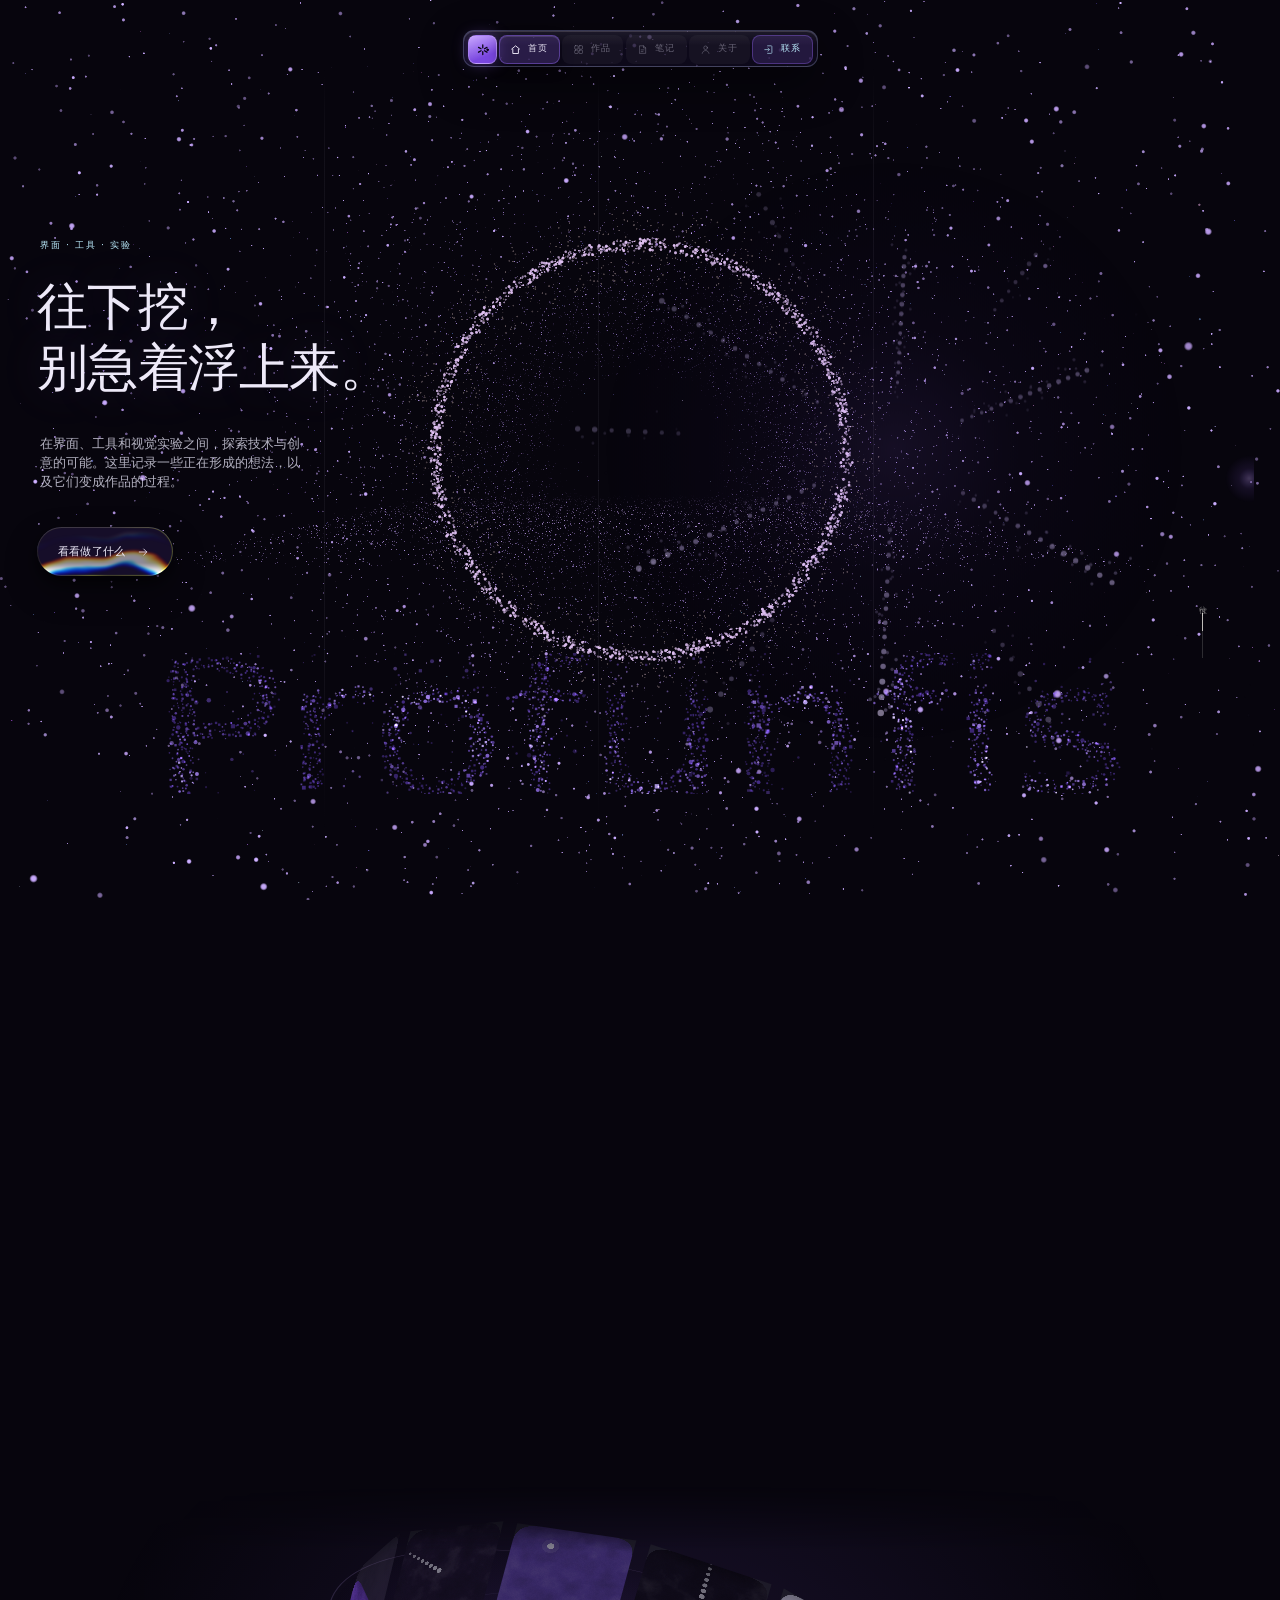
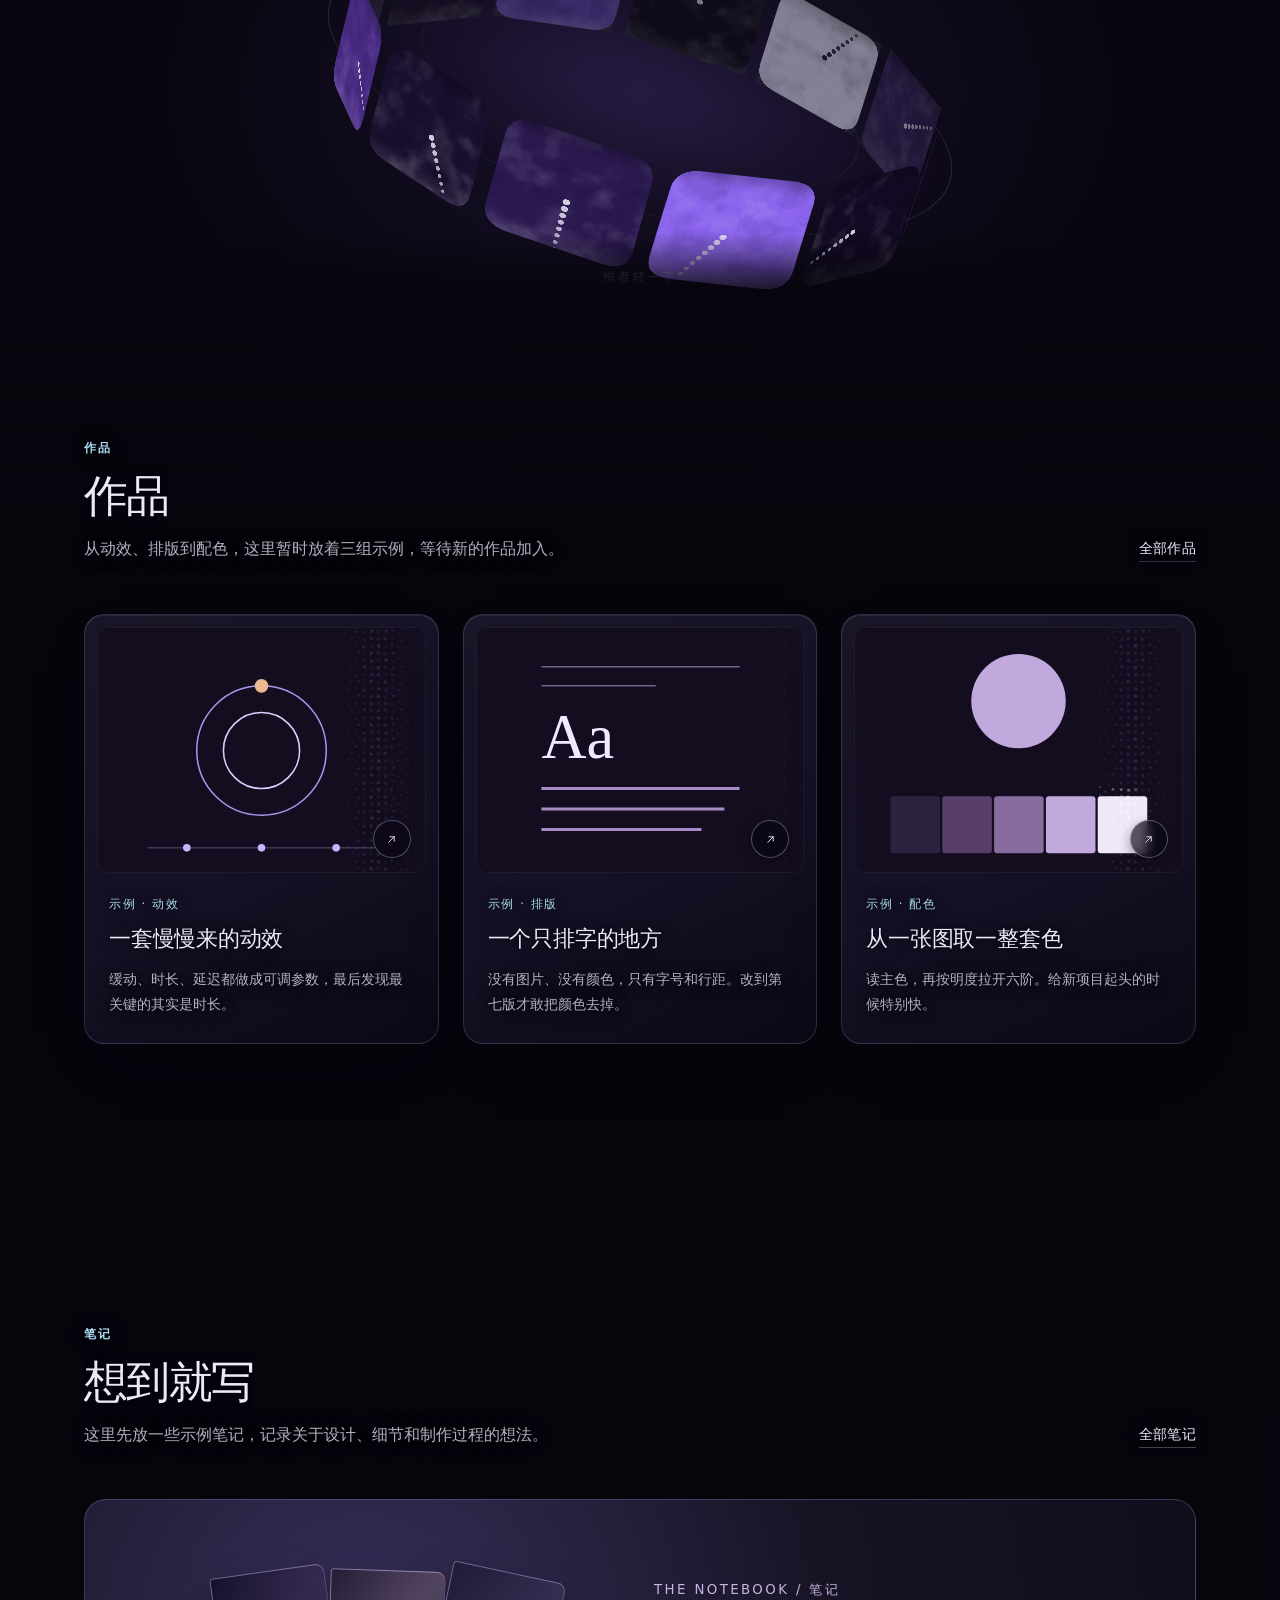
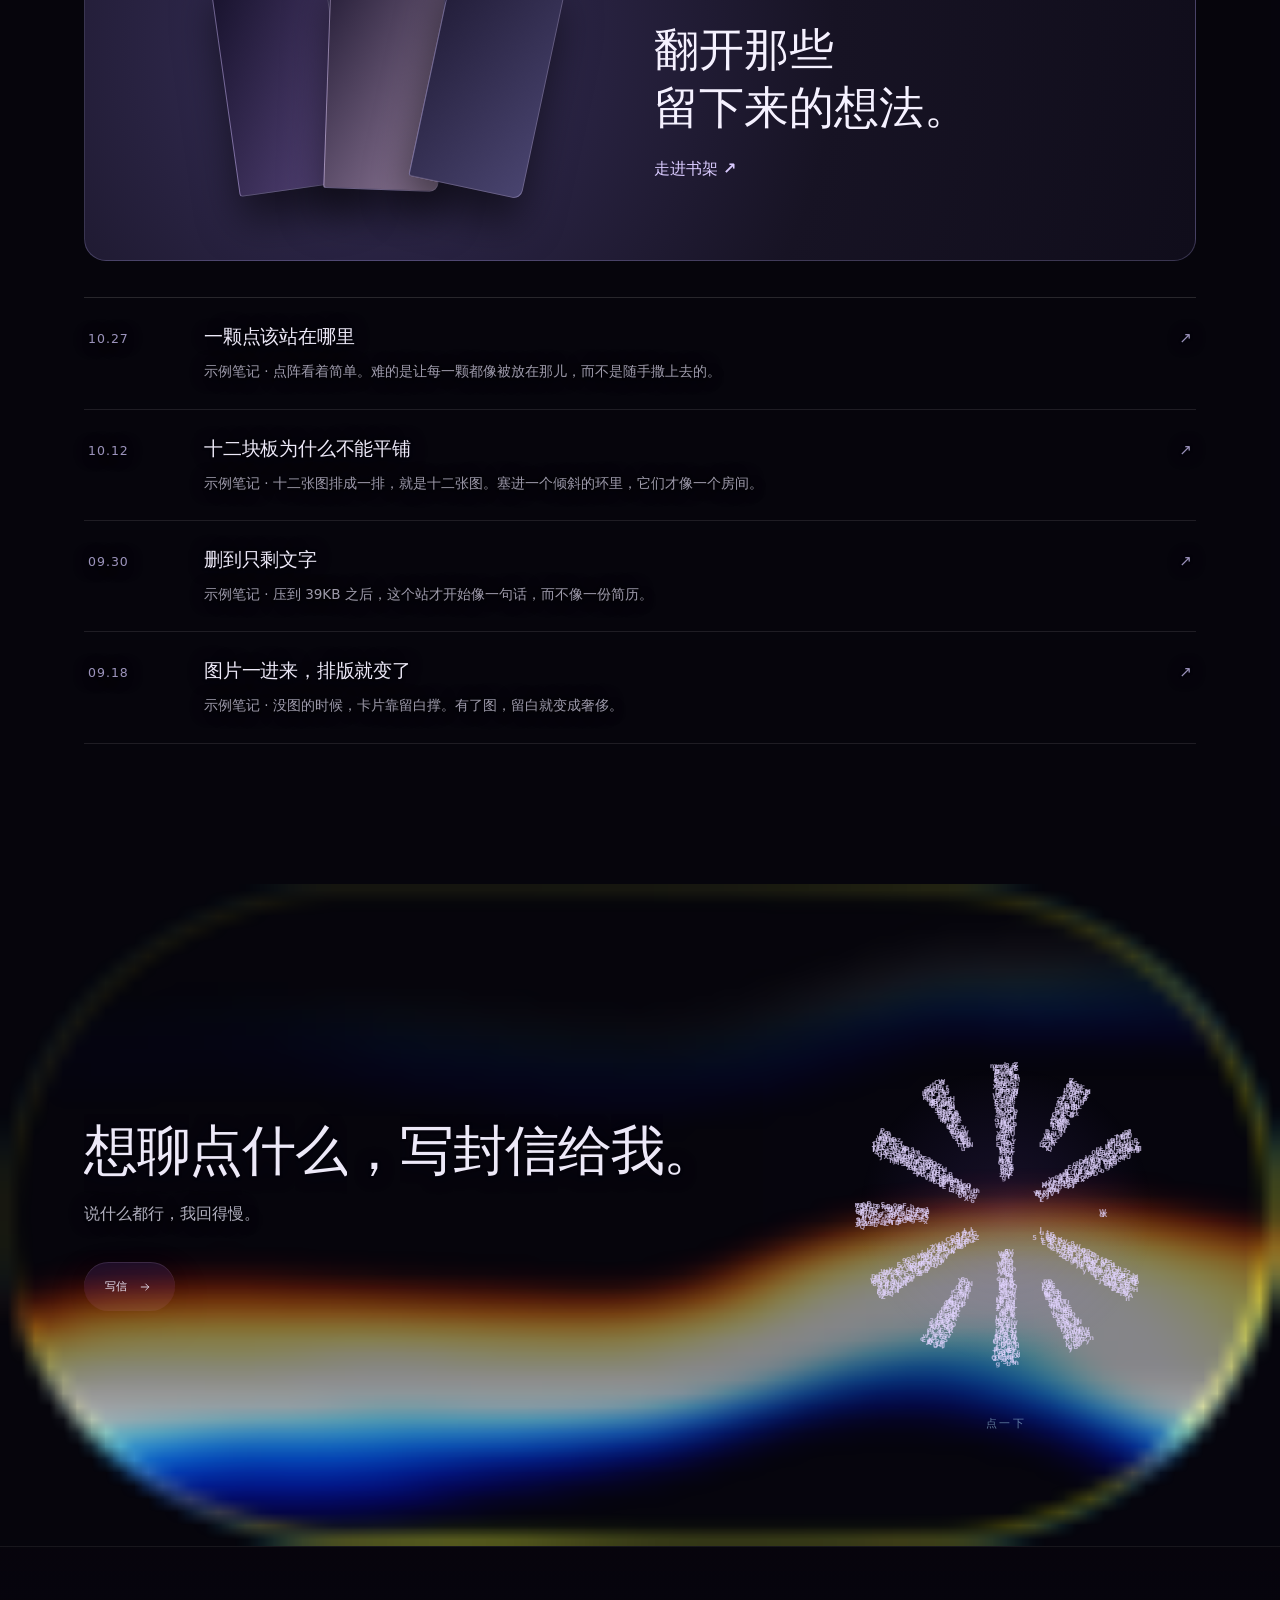
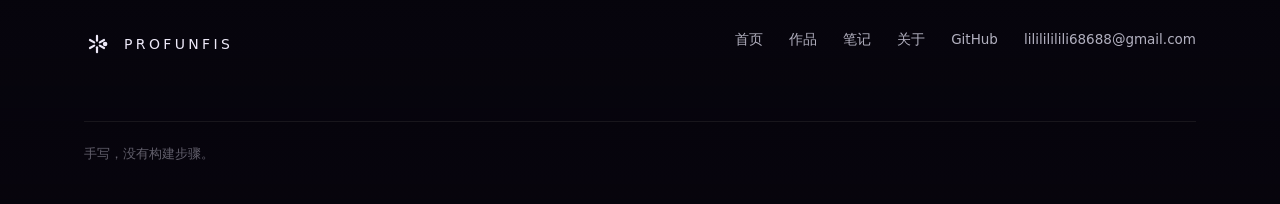
<file: index.html>
<!DOCTYPE html>
<html lang="zh-CN">
<head>
<meta charset="utf-8">
<meta name="viewport" content="width=device-width, initial-scale=1, viewport-fit=cover">
<title data-c="site.title">Profunfis｜界面与工具</title>
<meta name="description" content="我做的界面和工具，还有写下来的东西。" data-c-attr="content:site.desc">
<meta name="theme-color" content="#07050D">
<meta name="color-scheme" content="dark">
<link rel="icon" href="assets/brand/favicon.svg" type="image/svg+xml">
<link rel="stylesheet" href="assets/css/site.css">
<script>(function(d,s){d.className+=" js";try{if(s.getItem("nav-leaving")==="1"){s.removeItem("nav-leaving");d.className+=" is-arriving";}}catch(e){}})(document.documentElement,sessionStorage);</script>
<style>.home-bookshelf{scroll-margin-top:12px;width:100%;height:clamp(590px,88vh,820px);overflow:hidden;border:1px solid rgba(195,186,255,.2);border-radius:22px;background:#100d1b;box-shadow:0 35px 80px -45px #000}.home-bookshelf iframe{display:block;width:100%;height:100%;border:0}.home-bookshelf-hint{margin-top:18px;color:rgba(232,227,247,.7);font-size:14px;line-height:1.7}.home-bookshelf-hint + .notes-list{margin-top:36px}.home-bookshelf-hint a{margin-left:12px;color:#d4c5ff}@media(max-width:700px){.home-bookshelf{height:680px;border-radius:14px}.home-bookshelf-hint a{display:inline-block;margin-left:0;margin-top:8px}}</style><style>.home-page .hero,html.no-space .home-page .hero{background:transparent}.home-page .hero::before,.home-page .hero::after{display:none}.home-page .veil{display:none}.home-page .hero .headline,.home-page .hero .lede{opacity:1!important;transform:none!important;visibility:visible!important}.js .home-page .hero .rise,.js .home-page .hero .fade{opacity:1;transform:none}.js .home-page .hero .mask{clip-path:none}.js .home-page .dock{opacity:1}.js .home-page .dock-item{clip-path:none}</style><style>.notes-portal{position:relative;display:flex;align-items:center;justify-content:space-between;gap:28px;min-height:320px;padding:clamp(28px,6vw,70px);overflow:hidden;border:1px solid rgba(195,186,255,.23);border-radius:22px;background:radial-gradient(circle at 25% 40%,#38305b,#171324 55%,#100d1b);color:#f5f1ff;text-decoration:none}.notes-portal-art{display:flex;align-items:center;justify-content:center;flex:1;min-height:220px;perspective:800px}.notes-portal-art i{display:block;width:clamp(65px,10vw,115px);height:clamp(130px,19vw,220px);margin-left:-12px;border:1px solid #bfb1e066;border-radius:3px 9px 9px 3px;background:linear-gradient(120deg,#16112b,#59477d);box-shadow:0 25px 40px #0008;transform:rotate(-8deg)}.notes-portal-art i:nth-child(2){background:linear-gradient(120deg,#241c36,#927c9b);transform:rotate(2deg)}.notes-portal-art i:nth-child(3){background:linear-gradient(120deg,#201b36,#49446f);transform:rotate(12deg)}.notes-portal-copy{display:grid;gap:22px;flex:1}.notes-portal-copy small{letter-spacing:.18em;color:#c4b5df}.notes-portal-copy strong{font-size:clamp(26px,3.5vw,46px);line-height:1.3;font-weight:500}.notes-portal-copy span{color:#dacbff}.notes-portal-copy b{display:inline-block;transition:transform .2s}.notes-portal:hover b{transform:translate(5px,-5px)}.notes-list{margin-top:36px}@media(max-width:700px){.notes-portal{min-height:0;padding:28px;gap:16px;border-radius:14px}.notes-portal-art{min-height:150px}.notes-portal-art i{width:42px;height:110px}.notes-portal-copy{gap:14px}.notes-portal-copy strong{font-size:23px}}</style></head>
<body class="home-page">

<div class="veil" aria-hidden="true"></div>

<!-- the room: a corridor of points the camera walks as you scroll -->
<canvas id="spaceCanvas" class="space-canvas" aria-hidden="true"></canvas>

<!-- the mark: a twelve-ray star with one ray missing, and the piece that left -->
<svg width="0" height="0" aria-hidden="true" style="position:absolute;pointer-events:none">
  <defs>
    <symbol id="mark" viewBox="0 0 64 64">
      <g fill="none" stroke="currentColor" stroke-width="3.4" stroke-linecap="round">
        <line x1="32" y1="6" x2="32" y2="24"/>
        <line x1="32" y1="6" x2="32" y2="24" transform="rotate(60 32 32)"/>
        <line x1="32" y1="6" x2="32" y2="24" transform="rotate(120 32 32)"/>
        <line x1="32" y1="6" x2="32" y2="24" transform="rotate(180 32 32)"/>
        <line x1="32" y1="6" x2="32" y2="24" transform="rotate(240 32 32)"/>
        <line x1="32" y1="6" x2="32" y2="24" transform="rotate(300 32 32)"/>
        <line x1="32" y1="15" x2="32" y2="24" transform="rotate(30 32 32)"/>
        <line x1="32" y1="15" x2="32" y2="24" transform="rotate(150 32 32)"/>
        <line x1="32" y1="15" x2="32" y2="24" transform="rotate(210 32 32)"/>
        <line x1="32" y1="15" x2="32" y2="24" transform="rotate(270 32 32)"/>
        <line x1="32" y1="15" x2="32" y2="24" transform="rotate(330 32 32)"/>
      </g>
      <circle cx="53" cy="32" r="2.9" fill="currentColor"/>
    </symbol>
    <symbol id="markSmall" viewBox="0 0 64 64">
      <g fill="none" stroke="currentColor" stroke-width="5.4" stroke-linecap="round">
        <line x1="32" y1="12" x2="32" y2="24"/>
        <line x1="32" y1="12" x2="32" y2="24" transform="rotate(60 32 32)"/>
        <line x1="32" y1="12" x2="32" y2="24" transform="rotate(120 32 32)"/>
        <line x1="32" y1="12" x2="32" y2="24" transform="rotate(180 32 32)"/>
        <line x1="32" y1="12" x2="32" y2="24" transform="rotate(240 32 32)"/>
        <line x1="32" y1="12" x2="32" y2="24" transform="rotate(300 32 32)"/>
      </g>
      <circle cx="52" cy="32" r="3.6" fill="currentColor"/>
    </symbol>
  </defs>
</svg>

<div class="hero-pin">
<div class="hero" id="hero" data-cam="0">
  <div class="dock-wrap">
    <nav class="dock par-dock" style="--pd:5" data-spec aria-label="主导航">
      <a class="dock-item dock-mark" data-dock data-spec href="index.html" style="--d:120ms" aria-label="回到首页">
        <svg viewBox="0 0 64 64" aria-hidden="true"><use href="#markSmall"/></svg>
      </a>
      <a class="dock-item is-active" data-dock data-spec href="index.html" style="--d:180ms">
        <span class="glyph" aria-hidden="true"><svg viewBox="0 0 16 16"><path d="M2.4 7.2 8 2.6l5.6 4.6"/><path d="M4 7.6v6h8v-6"/></svg></span>
        <span data-c="nav.home">首页</span>
      </a>
      <a class="dock-item" data-dock data-spec href="works.html" style="--d:230ms">
        <span class="glyph" aria-hidden="true"><svg viewBox="0 0 16 16"><rect x="2.4" y="2.4" width="4.9" height="4.9" rx="1.1"/><rect x="8.7" y="2.4" width="4.9" height="4.9" rx="1.1"/><rect x="2.4" y="8.7" width="4.9" height="4.9" rx="1.1"/><rect x="8.7" y="8.7" width="4.9" height="4.9" rx="1.1"/></svg></span>
        <span data-c="nav.works">作品</span>
      </a>
      <a class="dock-item" data-dock data-spec href="notes.html" style="--d:280ms">
        <span class="glyph" aria-hidden="true"><svg viewBox="0 0 16 16"><path d="M4 2.6h5.4L12.4 5.6v7.8H4z"/><path d="M9.3 2.6v3h3"/><path d="M6 8.4h4M6 10.8h2.6"/></svg></span>
        <span data-c="nav.notes">笔记</span>
      </a>
      <a class="dock-item" data-dock data-spec href="about.html" style="--d:330ms">
        <span class="glyph" aria-hidden="true"><svg viewBox="0 0 16 16"><circle cx="8" cy="5.4" r="2.6"/><path d="M3.2 13.4c.6-2.6 2.5-4 4.8-4s4.2 1.4 4.8 4"/></svg></span>
        <span data-c="nav.about">关于</span>
      </a>
      <a class="dock-item dock-item--enter" data-dock data-spec href="#closing" style="--d:380ms">
        <span class="glyph" aria-hidden="true"><svg viewBox="0 0 16 16"><path d="M6.6 2.6h5.1a1 1 0 0 1 1 1v8.8a1 1 0 0 1-1 1H6.6"/><path d="M2.6 8h6.4"/><path d="m7 5.7 2.3 2.3L7 10.3"/></svg></span>
        <span data-c="nav.enter">联系</span>
      </a>
    </nav>
  </div>

  <div class="stage" id="stage">

    <div class="guides fade" style="--d:900ms" aria-hidden="true">
      <i style="left:calc(405 * var(--u))"></i>
      <i style="left:calc(748 * var(--u))"></i>
      <i style="left:calc(1091 * var(--u))"></i>
    </div>

    <!-- the wordmark is not type: it is a grid of dots sampled from the
         letterforms and blown through by a travelling squall -->
    <div class="ghost-word fade" style="--d:1150ms" aria-hidden="true">
      <canvas id="wordCanvas"></canvas>
      <span class="ghost-text" data-c="site.wordmark" hidden>Profunfis</span>
    </div>

    <div class="mark-wrap" style="--pd:12; --pr:1.6" aria-hidden="true">
      <canvas id="markCanvas"></canvas>
    </div>

    <p class="eyebrow fade" style="--d:200ms" data-c="hero.eyebrow">正在做的东西</p>

    <h1 class="headline" style="--pd:18; --pr:1.2">
      <span><i class="rise" style="--d:260ms" data-c="hero.headline.0">往下挖，</i></span>
      <span><i class="rise" style="--d:360ms" data-c="hero.headline.1">别急着浮上来。</i></span>
    </h1>

    <p class="lede mask" style="--d:480ms; --pd:14; --pr:1" data-c="hero.lede">我做界面，也写小工具，关心它们看起来如何、用起来是否顺手。这里记录一些尝试，以及做完之后留下的想法。</p>

    <a class="cta" href="works.html" style="--pd:15; --pr:1.4" data-liquid>
      <canvas aria-hidden="true"></canvas>
      <span class="cta-lbl" data-c="hero.cta">看看作品</span>
      <svg class="cta-ico" viewBox="0 0 24 24" aria-hidden="true"><path d="M4.5 12h15"/><path d="m13.5 6 6 6-6 6"/></svg>
    </a>


    <a class="scroll mask" style="--d:1040ms; --pd:9" href="#works"><span data-c="hero.scroll">往下</span><span class="track"></span></a>

  </div>
</div>
</div>

<main>

  <!-- twelve plates in slow orbit — the room you walk through on the way to
       the works. Masked at its edges so it never sits in a rectangle -->
  <div class="gallery-band" data-cam="1"><canvas id="galleryCanvas" aria-hidden="true"></canvas><p class="gallery-hint" aria-hidden="true" data-c="gallery.hint">拖着转一下</p></div>

  <section class="section" id="works" data-cam="2">
    <div class="wrap">
      <div class="sec-head">
        <div>
          <p class="label" data-c="works.label">作品</p>
          <h2 data-c="works.title">作品</h2>
          <p class="lead" data-c="works.lead">一些关于动效、排版和配色的尝试。</p>
        </div>
        <a class="sec-more" href="works.html" data-c="works.more">全部作品</a>
      </div>
      <div class="works-grid" data-c-list="works.items" data-tpl="tpl-work"><p class="content-fallback">内容暂时无法显示，请刷新页面再试。</p></div>
    </div>
  </section>

  <section class="section section--dark" id="notes" data-cam="3">
    <div class="wrap">
      <div class="sec-head">
        <div>
          <p class="label" data-c="notes.label">笔记</p>
          <h2 data-c="notes.title">想到就写</h2>
          <p class="lead" data-c="notes.lead" style="color:var(--ink-soft)">不写成教程。只记做完之后才明白的那一两件事。</p>
        </div>
        <a class="sec-more" href="notes.html" data-c="notes.more" style="color:var(--rice);border-color:rgba(247,244,239,.28)">全部笔记</a>
      </div>
      <a class="notes-portal" href="notes.html"><span class="notes-portal-art" aria-hidden="true"><i></i><i></i><i></i></span><span class="notes-portal-copy"><small>THE NOTEBOOK / 笔记</small><strong>翻开那些<br>留下来的想法。</strong><span>走进书架 <b aria-hidden="true">↗</b></span></span></a>
      <div class="notes-list" data-c-list="notes.items" data-tpl="tpl-note" data-limit="4"><p class="content-fallback">笔记暂时无法显示，请刷新页面再试。</p></div>
    </div>
  </section>

  <section class="section closing" id="closing" data-cam="4">
    <div class="wrap closing-grid">
      <div class="closing-copy">
        <h2 data-c="closing.title">想聊点什么，写封信给我。</h2>
        <p data-c="closing.text">说什么都行，我回得慢。</p>
        <a class="cta" href="mailto:lililililili68688@gmail.com" data-c-href="mailto:site.email" data-liquid style="color:var(--rice)">
          <canvas aria-hidden="true"></canvas>
          <span class="cta-lbl" data-c="closing.cta">写信</span>
          <svg class="cta-ico" viewBox="0 0 24 24" aria-hidden="true"><path d="M4.5 12h15"/><path d="m13.5 6 6 6-6 6"/></svg>
        </a>
        <p class="mail-hint" hidden>
          <span data-c="closing.copy_note">邮箱已经复制好了。</span>
          <a class="mail-hint-open" href="mailto:lililililili68688@gmail.com" data-c-href="mailto:site.email">用邮件客户端打开</a>
        </p>
      </div>

      <!-- the mark, written in type. One click turns it into the word. -->
      <figure class="morph" id="morph" role="button" tabindex="0" aria-pressed="false" aria-label="点一下，把标志变成一句话">
        <canvas id="morphCanvas" aria-hidden="true"></canvas>
        <span class="morph-word" data-c="closing.morph.word" hidden>Hi</span>
        <figcaption class="morph-hint" data-c="closing.morph.hint">点一下</figcaption>
      </figure>
    </div>
  </section>

</main>

<footer class="footer">
  <div class="wrap">
    <div class="footer-top">
      <div class="brandline">
        <svg viewBox="0 0 64 64" aria-hidden="true"><use href="#markSmall"/></svg>
        <span class="wm" data-c="site.wordmark">Profunfis</span>
      </div>
      <nav aria-label="页脚导航">
        <a href="index.html" data-c="nav.home">首页</a>
        <a href="works.html" data-c="nav.works">作品</a>
        <a href="notes.html" data-c="nav.notes">笔记</a>
        <a href="about.html" data-c="nav.about">关于</a>
        <a href="https://github.com/pr0fundis" data-c-href="site.github" target="_blank" rel="noopener">GitHub</a>
        <a href="mailto:lililililili68688@gmail.com" data-c-href="mailto:site.email" data-c="site.email">邮箱</a>
      </nav>
    </div>
    <div class="footer-bottom">
      <span data-c="footer.note">手写，没有构建步骤。</span>
    </div>
  </div>
</footer>

<template id="tpl-work">
  <article class="work">
    <a class="work-link" href="#">
      <figure class="portal">
        <span class="portal-media"><img alt="" loading="lazy" decoding="async"></span>
        <canvas class="pixel-reveal" aria-hidden="true"></canvas>
        <span class="knob" aria-hidden="true"><svg viewBox="0 0 24 24"><path d="M7 17 17 7"/><path d="M9 7h8v8"/></svg></span>
      </figure>
      <div class="work-meta">
        <p class="label" data-c="label"></p>
        <h3 data-c="title"></h3>
        <p class="desc" data-c="desc"></p>
      </div>
    </a>
  </article>
</template>

<template id="tpl-note">
  <a class="note-row" href="#">
    <time data-c="date"></time>
    <span class="note-main">
      <span class="t" data-c="title"></span>
      <span class="d" data-c="excerpt"></span>
    </span>
    <span class="a" aria-hidden="true">↗</span>
  </a>
</template>

<script src="assets/js/content.js" defer></script>
<script src="assets/js/nav.js" defer></script>
<script src="assets/js/chrome.js" defer></script>
<script src="assets/js/mark.js" defer></script>
<script src="assets/js/wordmark.js" defer></script>
<script src="assets/js/liquid.js" defer></script>
<script src="assets/js/gallery.js" defer></script>
<script src="assets/js/morph.js" defer></script>
<script src="assets/js/flow.js" defer></script>
<script src="assets/js/space.js" defer></script>
</body>
</html>
</file>
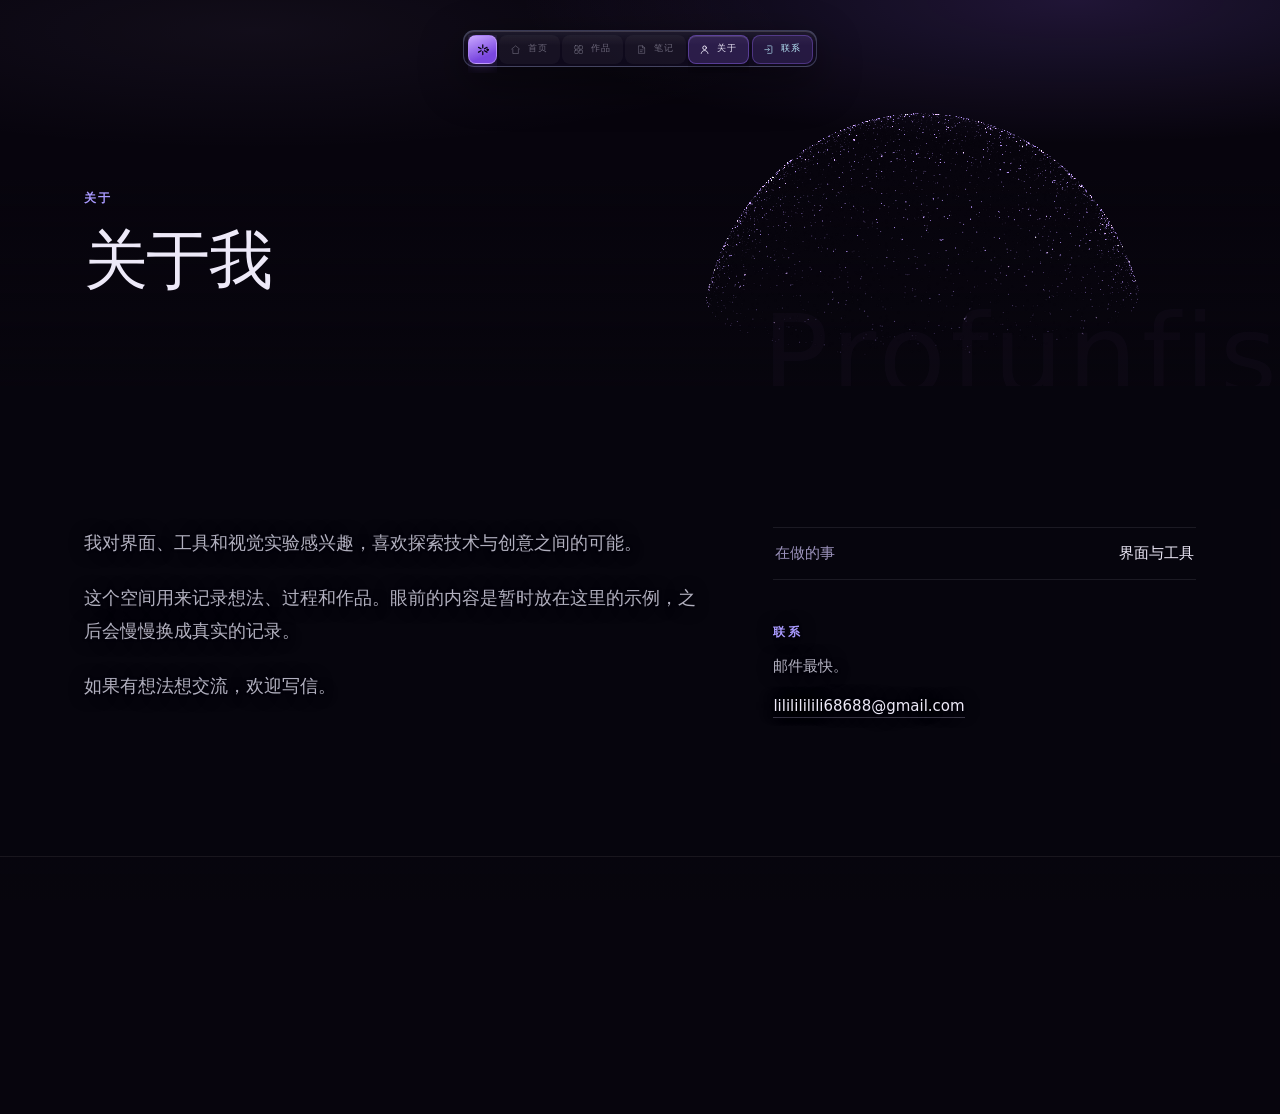
<file: about.html>
<!DOCTYPE html>
<html lang="zh-CN">
<head>
<meta charset="utf-8">
<meta name="viewport" content="width=device-width, initial-scale=1, viewport-fit=cover">
<title data-c="about.title">关于</title>
<meta name="description" content="我做的界面和工具，还有写下来的东西。" data-c-attr="content:site.desc">
<meta name="theme-color" content="#07050D">
<meta name="color-scheme" content="dark">
<link rel="icon" href="assets/brand/favicon.svg" type="image/svg+xml">
<link rel="stylesheet" href="assets/css/site.css">
<script>(function(d,s){d.className+=" js";try{if(s.getItem("nav-leaving")==="1"){s.removeItem("nav-leaving");d.className+=" is-arriving";}}catch(e){}})(document.documentElement,sessionStorage);</script>
</head>
<body>

<div class="veil" aria-hidden="true"></div>

<svg width="0" height="0" aria-hidden="true" style="position:absolute;pointer-events:none">
  <defs>
    <symbol id="mark" viewBox="0 0 64 64">
      <g fill="none" stroke="currentColor" stroke-width="3.4" stroke-linecap="round">
        <line x1="32" y1="6" x2="32" y2="24"/>
        <line x1="32" y1="6" x2="32" y2="24" transform="rotate(60 32 32)"/>
        <line x1="32" y1="6" x2="32" y2="24" transform="rotate(120 32 32)"/>
        <line x1="32" y1="6" x2="32" y2="24" transform="rotate(180 32 32)"/>
        <line x1="32" y1="6" x2="32" y2="24" transform="rotate(240 32 32)"/>
        <line x1="32" y1="6" x2="32" y2="24" transform="rotate(300 32 32)"/>
        <line x1="32" y1="15" x2="32" y2="24" transform="rotate(30 32 32)"/>
        <line x1="32" y1="15" x2="32" y2="24" transform="rotate(150 32 32)"/>
        <line x1="32" y1="15" x2="32" y2="24" transform="rotate(210 32 32)"/>
        <line x1="32" y1="15" x2="32" y2="24" transform="rotate(270 32 32)"/>
        <line x1="32" y1="15" x2="32" y2="24" transform="rotate(330 32 32)"/>
      </g>
      <circle cx="53" cy="32" r="2.9" fill="currentColor"/>
    </symbol>
    <symbol id="markSmall" viewBox="0 0 64 64">
      <g fill="none" stroke="currentColor" stroke-width="5.4" stroke-linecap="round">
        <line x1="32" y1="12" x2="32" y2="24"/>
        <line x1="32" y1="12" x2="32" y2="24" transform="rotate(60 32 32)"/>
        <line x1="32" y1="12" x2="32" y2="24" transform="rotate(120 32 32)"/>
        <line x1="32" y1="12" x2="32" y2="24" transform="rotate(180 32 32)"/>
        <line x1="32" y1="12" x2="32" y2="24" transform="rotate(240 32 32)"/>
        <line x1="32" y1="12" x2="32" y2="24" transform="rotate(300 32 32)"/>
      </g>
      <circle cx="52" cy="32" r="3.6" fill="currentColor"/>
    </symbol>
  </defs>
</svg>

<header class="page-head">
  <div class="dock-wrap">
    <nav class="dock" style="--pd:5" data-spec aria-label="主导航">
      <a class="dock-item dock-mark" data-dock data-spec href="index.html" style="--d:120ms" aria-label="回到首页">
        <svg viewBox="0 0 64 64" aria-hidden="true"><use href="#markSmall"/></svg>
      </a>
      <a class="dock-item" data-dock data-spec href="index.html" style="--d:180ms">
        <span class="glyph" aria-hidden="true"><svg viewBox="0 0 16 16"><path d="M2.4 7.2 8 2.6l5.6 4.6"/><path d="M4 7.6v6h8v-6"/></svg></span>
        <span data-c="nav.home">首页</span>
      </a>
      <a class="dock-item" data-dock data-spec href="works.html" style="--d:230ms">
        <span class="glyph" aria-hidden="true"><svg viewBox="0 0 16 16"><rect x="2.4" y="2.4" width="4.9" height="4.9" rx="1.1"/><rect x="8.7" y="2.4" width="4.9" height="4.9" rx="1.1"/><rect x="2.4" y="8.7" width="4.9" height="4.9" rx="1.1"/><rect x="8.7" y="8.7" width="4.9" height="4.9" rx="1.1"/></svg></span>
        <span data-c="nav.works">作品</span>
      </a>
      <a class="dock-item" data-dock data-spec href="notes.html" style="--d:280ms">
        <span class="glyph" aria-hidden="true"><svg viewBox="0 0 16 16"><path d="M4 2.6h5.4L12.4 5.6v7.8H4z"/><path d="M9.3 2.6v3h3"/><path d="M6 8.4h4M6 10.8h2.6"/></svg></span>
        <span data-c="nav.notes">笔记</span>
      </a>
      <a class="dock-item is-active" data-dock data-spec href="about.html" style="--d:330ms">
        <span class="glyph" aria-hidden="true"><svg viewBox="0 0 16 16"><circle cx="8" cy="5.4" r="2.6"/><path d="M3.2 13.4c.6-2.6 2.5-4 4.8-4s4.2 1.4 4.8 4"/></svg></span>
        <span data-c="nav.about">关于</span>
      </a>
      <a class="dock-item dock-item--enter" data-dock data-spec href="index.html#closing" style="--d:380ms">
        <span class="glyph" aria-hidden="true"><svg viewBox="0 0 16 16"><path d="M6.6 2.6h5.1a1 1 0 0 1 1 1v8.8a1 1 0 0 1-1 1H6.6"/><path d="M2.6 8h6.4"/><path d="m7 5.7 2.3 2.3L7 10.3"/></svg></span>
        <span data-c="nav.enter">联系</span>
      </a>
    </nav>
  </div>

  <div class="ghost fade" style="--d:900ms" aria-hidden="true" data-c="site.wordmark">Profunfis</div>

  <!-- a field of points behind the title: the only colour on an otherwise
       typographic page -->
  <canvas class="field-canvas fade" style="--d:600ms" id="fieldCanvas" aria-hidden="true"></canvas>

  <div class="wrap">
    <p class="label" data-c="about.label">关于</p>
    <h1 class="rise" style="--d:220ms" data-c="about.title">关于我</h1>
  </div>
</header>

<main>
  <section class="section">
    <div class="wrap">
      <div class="about-grid">
        <div class="about-body" data-c-list="about.body" data-tpl="tpl-para"><p>我做界面和工具，关心它们是否容易使用。</p></div>
        <aside>
          <ul class="facts" data-c-list="about.facts" data-tpl="tpl-fact"><li>界面与工具</li></ul>
          <div class="contact-block">
            <p class="label" style="font-size:12px;font-weight:600;letter-spacing:.18em;text-transform:uppercase;color:var(--accent);margin-bottom:12px" data-c="about.contact_label">联系</p>
            <p style="font-size:15px;line-height:1.75;color:var(--ink-soft)" data-c="about.contact">邮件最快。</p>
            <p style="margin-top:18px;font-size:15px">
              <a href="mailto:lililililili68688@gmail.com" data-c-href="mailto:site.email" data-c="site.email"
                 style="color:var(--rice);text-decoration:none;border-bottom:1px solid rgba(226,212,255,.24);padding-bottom:2px">邮箱</a>
            </p>
          </div>
        </aside>
      </div>
    </div>
  </section>
</main>

<footer class="footer">
  <div class="wrap">
    <div class="footer-top">
      <div class="brandline">
        <svg viewBox="0 0 64 64" aria-hidden="true"><use href="#markSmall"/></svg>
        <span class="wm" data-c="site.wordmark">Profunfis</span>
      </div>
      <nav aria-label="页脚导航">
        <a href="index.html" data-c="nav.home">首页</a>
        <a href="works.html" data-c="nav.works">作品</a>
        <a href="notes.html" data-c="nav.notes">笔记</a>
        <a href="about.html" data-c="nav.about">关于</a>
        <a href="https://github.com/pr0fundis" data-c-href="site.github" target="_blank" rel="noopener">GitHub</a>
        <a href="mailto:lililililili68688@gmail.com" data-c-href="mailto:site.email" data-c="site.email">邮箱</a>
      </nav>
    </div>
    <div class="footer-bottom">
      <span data-c="footer.note">手写，没有构建步骤。</span>
    </div>
  </div>
</footer>

<template id="tpl-para"><p data-c=""></p></template>
<template id="tpl-fact"><li><span data-c="label"></span><b data-c="value"></b></li></template>

<script src="assets/js/content.js" defer></script>
<script src="assets/js/chrome.js" defer></script>
<script src="assets/js/flow.js" defer></script>
<script src="assets/js/field.js" defer></script>
<script src="assets/js/nav.js" defer></script>
</body>
</html>
</file>
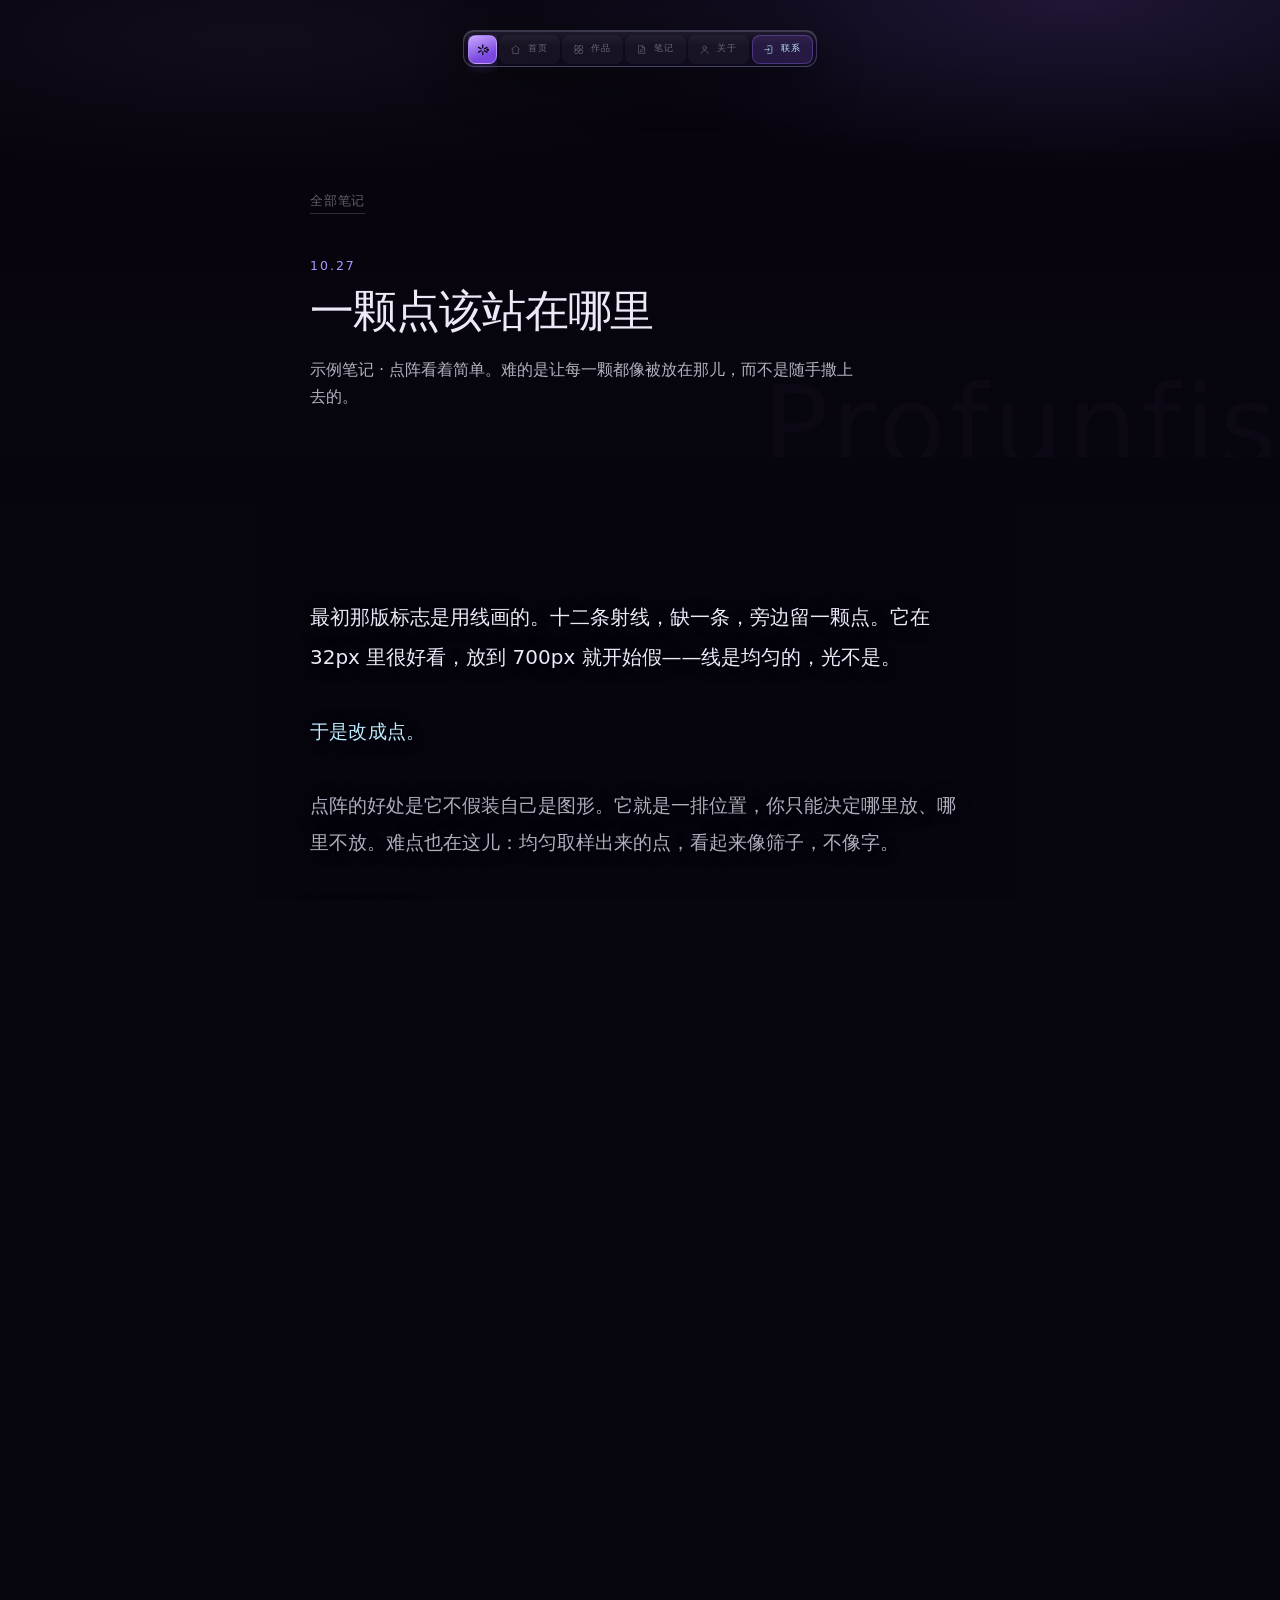
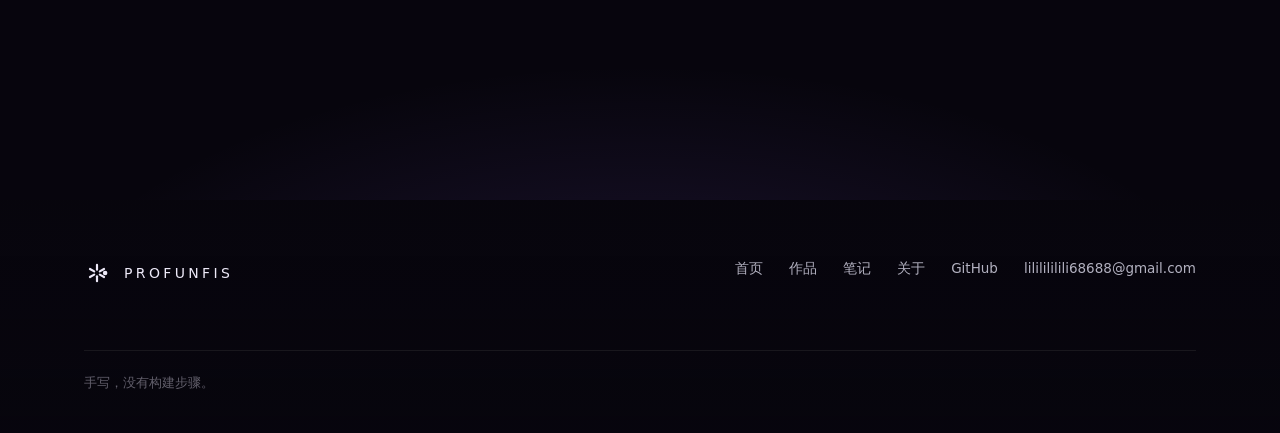
<file: note.html>
<!DOCTYPE html>
<html lang="zh-CN">
<head>
<meta charset="utf-8">
<meta name="viewport" content="width=device-width, initial-scale=1, viewport-fit=cover">
<title>笔记｜Profunfis</title>
<meta name="description" content="写下来的东西。">
<meta name="theme-color" content="#07050D">
<meta name="color-scheme" content="dark">
<link rel="icon" href="assets/brand/favicon.svg" type="image/svg+xml">
<link rel="stylesheet" href="assets/css/site.css">
<script>(function(d,s){d.className+=" js";try{if(s.getItem("nav-leaving")==="1"){s.removeItem("nav-leaving");d.className+=" is-arriving";}}catch(e){}})(document.documentElement,sessionStorage);</script>
</head>
<body>

<div class="veil" aria-hidden="true"></div>

<svg width="0" height="0" aria-hidden="true" style="position:absolute;pointer-events:none">
  <defs>
    <symbol id="mark" viewBox="0 0 64 64">
      <g fill="none" stroke="currentColor" stroke-width="3.4" stroke-linecap="round">
        <line x1="32" y1="6" x2="32" y2="24"/>
        <line x1="32" y1="6" x2="32" y2="24" transform="rotate(60 32 32)"/>
        <line x1="32" y1="6" x2="32" y2="24" transform="rotate(120 32 32)"/>
        <line x1="32" y1="6" x2="32" y2="24" transform="rotate(180 32 32)"/>
        <line x1="32" y1="6" x2="32" y2="24" transform="rotate(240 32 32)"/>
        <line x1="32" y1="6" x2="32" y2="24" transform="rotate(300 32 32)"/>
        <line x1="32" y1="15" x2="32" y2="24" transform="rotate(30 32 32)"/>
        <line x1="32" y1="15" x2="32" y2="24" transform="rotate(150 32 32)"/>
        <line x1="32" y1="15" x2="32" y2="24" transform="rotate(210 32 32)"/>
        <line x1="32" y1="15" x2="32" y2="24" transform="rotate(270 32 32)"/>
        <line x1="32" y1="15" x2="32" y2="24" transform="rotate(330 32 32)"/>
      </g>
      <circle cx="53" cy="32" r="2.9" fill="currentColor"/>
    </symbol>
    <symbol id="markSmall" viewBox="0 0 64 64">
      <g fill="none" stroke="currentColor" stroke-width="5.4" stroke-linecap="round">
        <line x1="32" y1="12" x2="32" y2="24"/>
        <line x1="32" y1="12" x2="32" y2="24" transform="rotate(60 32 32)"/>
        <line x1="32" y1="12" x2="32" y2="24" transform="rotate(120 32 32)"/>
        <line x1="32" y1="12" x2="32" y2="24" transform="rotate(180 32 32)"/>
        <line x1="32" y1="12" x2="32" y2="24" transform="rotate(240 32 32)"/>
        <line x1="32" y1="12" x2="32" y2="24" transform="rotate(300 32 32)"/>
      </g>
      <circle cx="52" cy="32" r="3.6" fill="currentColor"/>
    </symbol>
  </defs>
</svg>

<header class="page-head page-head--note">
  <div class="dock-wrap">
    <nav class="dock" style="--pd:5" data-spec aria-label="主导航">
      <a class="dock-item dock-mark" data-dock data-spec href="index.html" style="--d:120ms" aria-label="回到首页">
        <svg viewBox="0 0 64 64" aria-hidden="true"><use href="#markSmall"/></svg>
      </a>
      <a class="dock-item" data-dock data-spec href="index.html" style="--d:180ms">
        <span class="glyph" aria-hidden="true"><svg viewBox="0 0 16 16"><path d="M2.4 7.2 8 2.6l5.6 4.6"/><path d="M4 7.6v6h8v-6"/></svg></span>
        <span data-c="nav.home">首页</span>
      </a>
      <a class="dock-item" data-dock data-spec href="works.html" style="--d:230ms">
        <span class="glyph" aria-hidden="true"><svg viewBox="0 0 16 16"><rect x="2.4" y="2.4" width="4.9" height="4.9" rx="1.1"/><rect x="8.7" y="2.4" width="4.9" height="4.9" rx="1.1"/><rect x="2.4" y="8.7" width="4.9" height="4.9" rx="1.1"/><rect x="8.7" y="8.7" width="4.9" height="4.9" rx="1.1"/></svg></span>
        <span data-c="nav.works">作品</span>
      </a>
      <a class="dock-item is-active" data-dock data-spec href="notes.html" style="--d:280ms">
        <span class="glyph" aria-hidden="true"><svg viewBox="0 0 16 16"><path d="M4 2.6h5.4L12.4 5.6v7.8H4z"/><path d="M9.3 2.6v3h3"/><path d="M6 8.4h4M6 10.8h2.6"/></svg></span>
        <span data-c="nav.notes">笔记</span>
      </a>
      <a class="dock-item" data-dock data-spec href="about.html" style="--d:330ms">
        <span class="glyph" aria-hidden="true"><svg viewBox="0 0 16 16"><circle cx="8" cy="5.4" r="2.6"/><path d="M3.2 13.4c.6-2.6 2.5-4 4.8-4s4.2 1.4 4.8 4"/></svg></span>
        <span data-c="nav.about">关于</span>
      </a>
      <a class="dock-item dock-item--enter" data-dock data-spec href="index.html#closing" style="--d:380ms">
        <span class="glyph" aria-hidden="true"><svg viewBox="0 0 16 16"><path d="M6.6 2.6h5.1a1 1 0 0 1 1 1v8.8a1 1 0 0 1-1 1H6.6"/><path d="M2.6 8h6.4"/><path d="m7 5.7 2.3 2.3L7 10.3"/></svg></span>
        <span data-c="nav.enter">联系</span>
      </a>
    </nav>
  </div>

  <div class="ghost fade" style="--d:900ms" aria-hidden="true" data-c="site.wordmark">Profunfis</div>

  <div class="wrap">
    <a class="note-back" href="notes.html" data-c="pages.note.back">全部笔记</a>
    <time class="note-date" id="noteDate"></time>
    <h1 class="rise" style="--d:200ms" id="noteTitle">笔记</h1>
    <p class="lead rise" style="--d:280ms" id="noteExcerpt"></p>
  </div>
</header>

<main>
  <section class="section">
    <div class="wrap">
      <article class="prose" id="noteBody"></article>
      <nav class="note-nav" aria-label="笔记翻页">
        <a class="note-step" id="noteNext" hidden></a>
        <a class="note-step note-step--prev" id="notePrev" hidden></a>
      </nav>
    </div>
  </section>
</main>

<footer class="footer">
  <div class="wrap">
    <div class="footer-top">
      <div class="brandline">
        <svg viewBox="0 0 64 64" aria-hidden="true"><use href="#markSmall"/></svg>
        <span class="wm" data-c="site.wordmark">Profunfis</span>
      </div>
      <nav aria-label="页脚导航">
        <a href="index.html" data-c="nav.home">首页</a>
        <a href="works.html" data-c="nav.works">作品</a>
        <a href="notes.html" data-c="nav.notes">笔记</a>
        <a href="about.html" data-c="nav.about">关于</a>
        <a href="https://github.com/pr0fundis" data-c-href="site.github" target="_blank" rel="noopener">GitHub</a>
        <a href="mailto:lililililili68688@gmail.com" data-c-href="mailto:site.email" data-c="site.email">邮箱</a>
      </nav>
    </div>
    <div class="footer-bottom">
      <span data-c="footer.note">手写，没有构建步骤。</span>
    </div>
  </div>
</footer>

<script src="assets/js/content.js" defer></script>
<script src="assets/js/chrome.js" defer></script>
<script src="assets/js/nav.js" defer></script>
<script src="assets/js/note.js" defer></script>
<script src="assets/js/flow.js" defer></script>
</body>
</html>
</file>
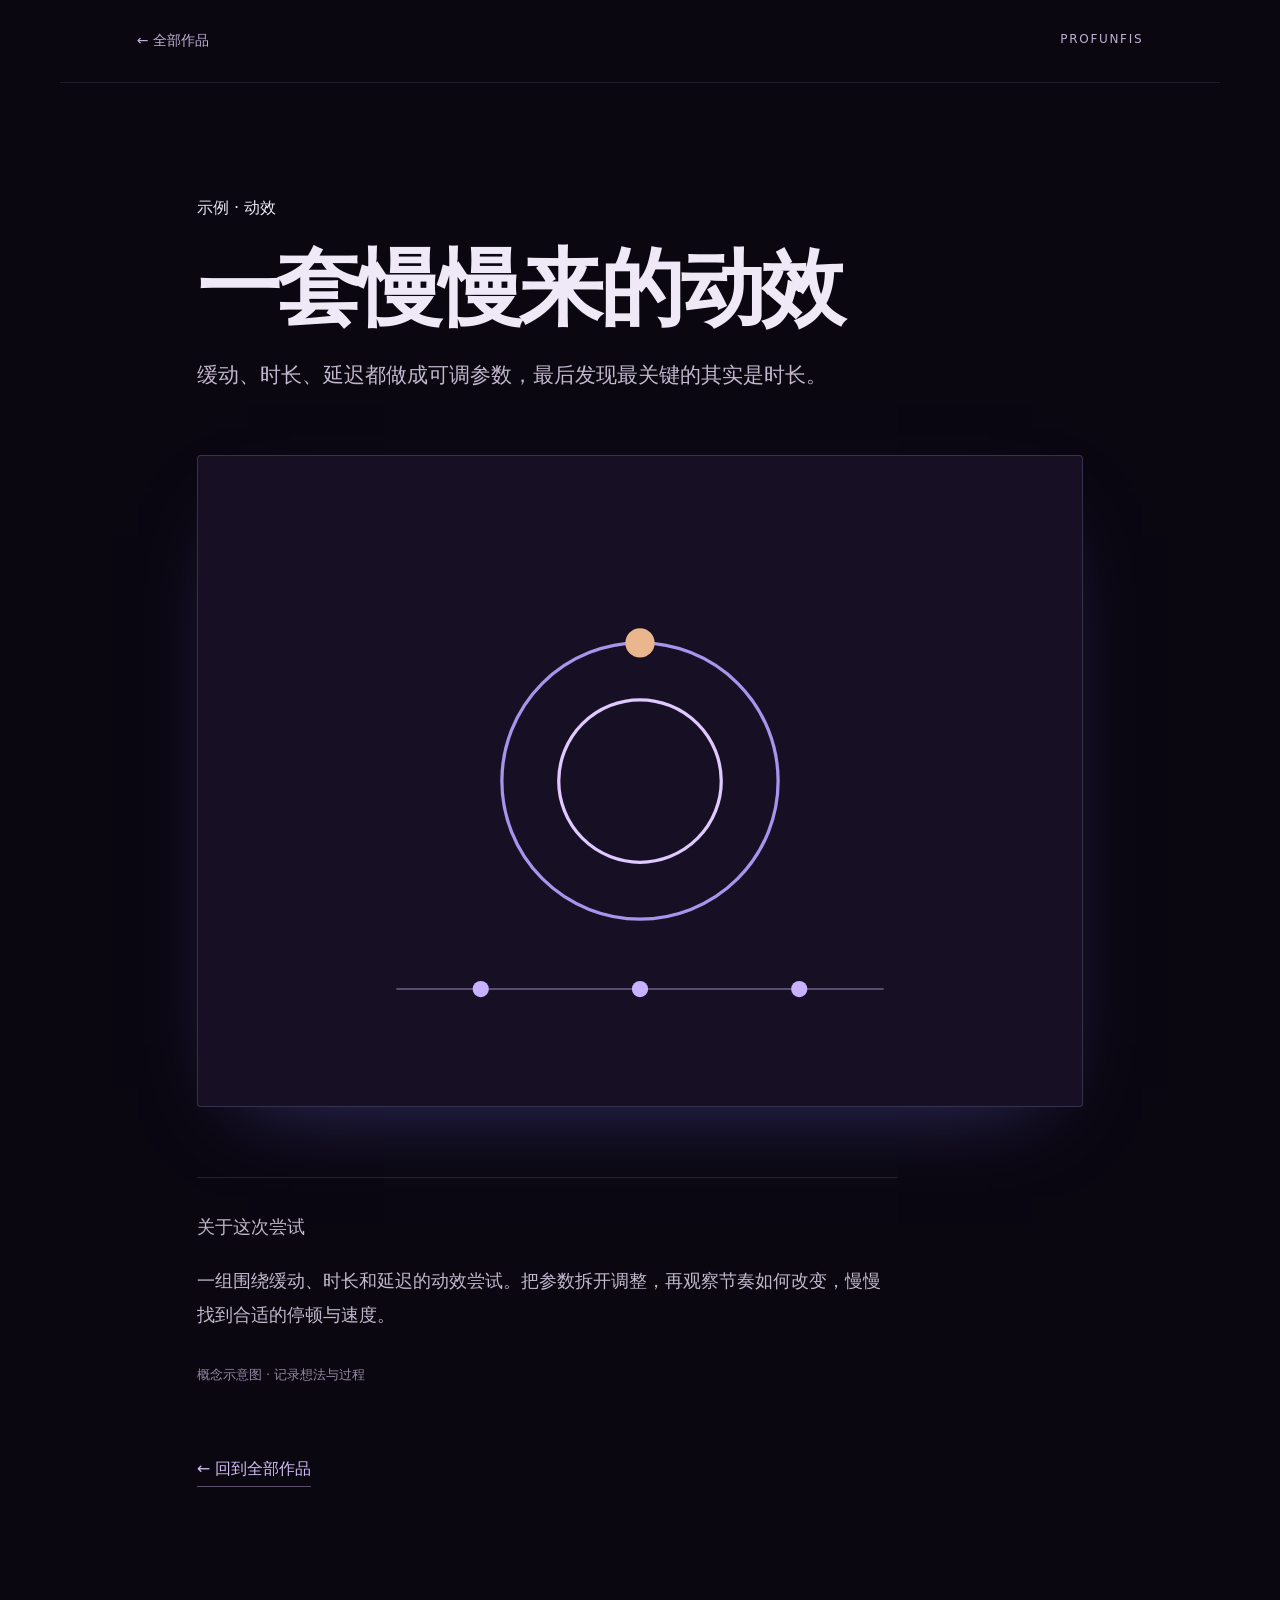
<file: work.html>
<!DOCTYPE html>
<html lang="zh-CN">
<head>
<meta charset="utf-8"><meta name="viewport" content="width=device-width, initial-scale=1">
<title>作品｜Profunfis</title><meta name="description" content="关于界面与工具的尝试。">
<meta name="theme-color" content="#07050D"><link rel="icon" href="assets/brand/favicon.svg" type="image/svg+xml"><link rel="stylesheet" href="assets/css/site.css">
</head>
<body class="project-page">
<header class="project-head"><a href="works.html">← 全部作品</a><a href="index.html">Profunfis</a></header>
<main class="project-main">
  <p class="label" id="projectLabel">作品</p>
  <h1 id="projectTitle">作品详情</h1>
  <p class="project-intro" id="projectDesc">内容正在加载。如果没有显示，请刷新页面重试。</p>
  <figure class="project-visual" id="projectVisual" hidden><img id="projectImage" alt=""></figure>
  <section class="project-story" id="projectStory" hidden><p class="label">关于这次尝试</p><p id="projectDetail"></p><p class="project-caption">概念示意图 · 记录想法与过程</p></section>
  <a class="project-back" href="works.html">← 回到全部作品</a>
</main>
<script src="assets/js/work-detail.js" defer></script>
</body></html>
</file>
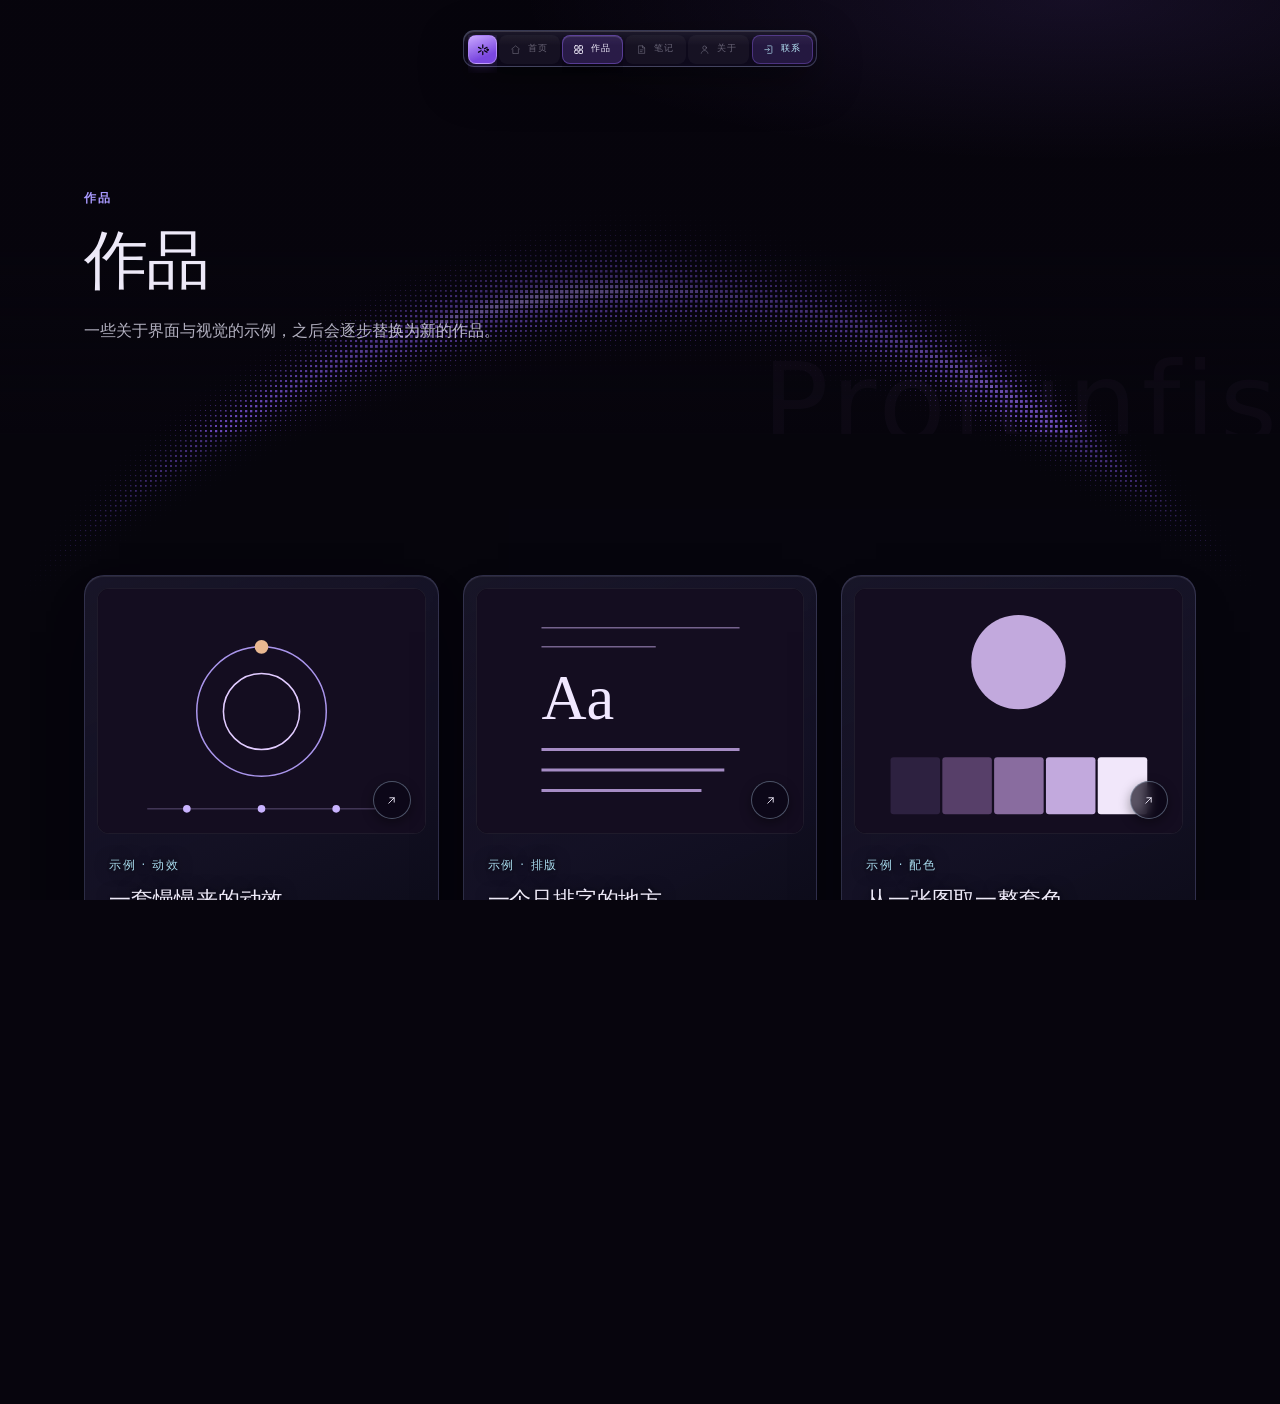
<file: works.html>
<!DOCTYPE html>
<html lang="zh-CN">
<head>
<meta charset="utf-8">
<meta name="viewport" content="width=device-width, initial-scale=1, viewport-fit=cover">
<title data-c="pages.works.title">作品</title>
<meta name="description" content="我做的界面和工具，还有写下来的东西。" data-c-attr="content:site.desc">
<meta name="theme-color" content="#07050D">
<meta name="color-scheme" content="dark">
<link rel="icon" href="assets/brand/favicon.svg" type="image/svg+xml">
<link rel="stylesheet" href="assets/css/site.css">
<script>(function(d,s){d.className+=" js";try{if(s.getItem("nav-leaving")==="1"){s.removeItem("nav-leaving");d.className+=" is-arriving";}}catch(e){}})(document.documentElement,sessionStorage);</script>
</head>
<body class="has-arc">

<div class="veil" aria-hidden="true"></div>

<!-- the arc: a band of dots the page is read over -->
<div class="arc-bg" aria-hidden="true"><canvas id="arcCanvas"></canvas></div>

<svg width="0" height="0" aria-hidden="true" style="position:absolute;pointer-events:none">
  <defs>
    <symbol id="mark" viewBox="0 0 64 64">
      <g fill="none" stroke="currentColor" stroke-width="3.4" stroke-linecap="round">
        <line x1="32" y1="6" x2="32" y2="24"/>
        <line x1="32" y1="6" x2="32" y2="24" transform="rotate(60 32 32)"/>
        <line x1="32" y1="6" x2="32" y2="24" transform="rotate(120 32 32)"/>
        <line x1="32" y1="6" x2="32" y2="24" transform="rotate(180 32 32)"/>
        <line x1="32" y1="6" x2="32" y2="24" transform="rotate(240 32 32)"/>
        <line x1="32" y1="6" x2="32" y2="24" transform="rotate(300 32 32)"/>
        <line x1="32" y1="15" x2="32" y2="24" transform="rotate(30 32 32)"/>
        <line x1="32" y1="15" x2="32" y2="24" transform="rotate(150 32 32)"/>
        <line x1="32" y1="15" x2="32" y2="24" transform="rotate(210 32 32)"/>
        <line x1="32" y1="15" x2="32" y2="24" transform="rotate(270 32 32)"/>
        <line x1="32" y1="15" x2="32" y2="24" transform="rotate(330 32 32)"/>
      </g>
      <circle cx="53" cy="32" r="2.9" fill="currentColor"/>
    </symbol>
    <symbol id="markSmall" viewBox="0 0 64 64">
      <g fill="none" stroke="currentColor" stroke-width="5.4" stroke-linecap="round">
        <line x1="32" y1="12" x2="32" y2="24"/>
        <line x1="32" y1="12" x2="32" y2="24" transform="rotate(60 32 32)"/>
        <line x1="32" y1="12" x2="32" y2="24" transform="rotate(120 32 32)"/>
        <line x1="32" y1="12" x2="32" y2="24" transform="rotate(180 32 32)"/>
        <line x1="32" y1="12" x2="32" y2="24" transform="rotate(240 32 32)"/>
        <line x1="32" y1="12" x2="32" y2="24" transform="rotate(300 32 32)"/>
      </g>
      <circle cx="52" cy="32" r="3.6" fill="currentColor"/>
    </symbol>
  </defs>
</svg>

<header class="page-head">
  <div class="dock-wrap">
    <nav class="dock" style="--pd:5" data-spec aria-label="主导航">
      <a class="dock-item dock-mark" data-dock data-spec href="index.html" style="--d:120ms" aria-label="回到首页">
        <svg viewBox="0 0 64 64" aria-hidden="true"><use href="#markSmall"/></svg>
      </a>
      <a class="dock-item" data-dock data-spec href="index.html" style="--d:180ms">
        <span class="glyph" aria-hidden="true"><svg viewBox="0 0 16 16"><path d="M2.4 7.2 8 2.6l5.6 4.6"/><path d="M4 7.6v6h8v-6"/></svg></span>
        <span data-c="nav.home">首页</span>
      </a>
      <a class="dock-item is-active" data-dock data-spec href="works.html" style="--d:230ms">
        <span class="glyph" aria-hidden="true"><svg viewBox="0 0 16 16"><rect x="2.4" y="2.4" width="4.9" height="4.9" rx="1.1"/><rect x="8.7" y="2.4" width="4.9" height="4.9" rx="1.1"/><rect x="2.4" y="8.7" width="4.9" height="4.9" rx="1.1"/><rect x="8.7" y="8.7" width="4.9" height="4.9" rx="1.1"/></svg></span>
        <span data-c="nav.works">作品</span>
      </a>
      <a class="dock-item" data-dock data-spec href="notes.html" style="--d:280ms">
        <span class="glyph" aria-hidden="true"><svg viewBox="0 0 16 16"><path d="M4 2.6h5.4L12.4 5.6v7.8H4z"/><path d="M9.3 2.6v3h3"/><path d="M6 8.4h4M6 10.8h2.6"/></svg></span>
        <span data-c="nav.notes">笔记</span>
      </a>
      <a class="dock-item" data-dock data-spec href="about.html" style="--d:330ms">
        <span class="glyph" aria-hidden="true"><svg viewBox="0 0 16 16"><circle cx="8" cy="5.4" r="2.6"/><path d="M3.2 13.4c.6-2.6 2.5-4 4.8-4s4.2 1.4 4.8 4"/></svg></span>
        <span data-c="nav.about">关于</span>
      </a>
      <a class="dock-item dock-item--enter" data-dock data-spec href="index.html#closing" style="--d:380ms">
        <span class="glyph" aria-hidden="true"><svg viewBox="0 0 16 16"><path d="M6.6 2.6h5.1a1 1 0 0 1 1 1v8.8a1 1 0 0 1-1 1H6.6"/><path d="M2.6 8h6.4"/><path d="m7 5.7 2.3 2.3L7 10.3"/></svg></span>
        <span data-c="nav.enter">联系</span>
      </a>
    </nav>
  </div>

  <div class="ghost fade" style="--d:900ms" aria-hidden="true" data-c="site.wordmark">Profunfis</div>

  <div class="wrap">
    <p class="label" data-c="pages.works.label">作品</p>
    <h1 class="rise" style="--d:220ms" data-c="pages.works.title">作品</h1>
    <p class="lead rise" style="--d:300ms" data-c="pages.works.lead">都在这了。</p>
  </div>
</header>

<main>
  <section class="section">
    <div class="wrap">
      <div class="works-grid" data-c-list="works.items" data-tpl="tpl-work"><p class="content-fallback">内容暂时无法显示，请刷新页面再试。</p></div>
    </div>
  </section>
</main>

<footer class="footer">
  <div class="wrap">
    <div class="footer-top">
      <div class="brandline">
        <svg viewBox="0 0 64 64" aria-hidden="true"><use href="#markSmall"/></svg>
        <span class="wm" data-c="site.wordmark">Profunfis</span>
      </div>
      <nav aria-label="页脚导航">
        <a href="index.html" data-c="nav.home">首页</a>
        <a href="works.html" data-c="nav.works">作品</a>
        <a href="notes.html" data-c="nav.notes">笔记</a>
        <a href="about.html" data-c="nav.about">关于</a>
        <a href="https://github.com/pr0fundis" data-c-href="site.github" target="_blank" rel="noopener">GitHub</a>
        <a href="mailto:lililililili68688@gmail.com" data-c-href="mailto:site.email" data-c="site.email">邮箱</a>
      </nav>
    </div>
    <div class="footer-bottom">
      <span data-c="footer.note">手写，没有构建步骤。</span>
    </div>
  </div>
</footer>

<template id="tpl-work">
  <article class="work">
    <a class="work-link" href="#">
      <figure class="portal">
        <span class="portal-media"><img alt="" loading="lazy" decoding="async"></span>
        <canvas class="pixel-reveal" aria-hidden="true"></canvas>
        <span class="knob" aria-hidden="true"><svg viewBox="0 0 24 24"><path d="M7 17 17 7"/><path d="M9 7h8v8"/></svg></span>
      </figure>
      <div class="work-meta">
        <p class="label" data-c="label"></p>
        <h3 data-c="title"></h3>
        <p class="desc" data-c="desc"></p>
      </div>
    </a>
  </article>
</template>

<script src="assets/js/content.js" defer></script>
<script src="assets/js/chrome.js" defer></script>
<script src="assets/js/flow.js" defer></script>
<script src="assets/js/arc.js" defer></script>
<script src="assets/js/nav.js" defer></script>
</body>
</html>
</file>
<file: assets/css/site.css>
/* ==========================================================================
   0. tokens
   The design unit --u is the whole trick borrowed from the reference page:
   every position and size in the hero is expressed on a 1600 x 880 stage,
   so the composition scales as one picture instead of reflowing.
   ========================================================================== */
:root{
  --u: calc(100vw / 1600);

  /* abyss: every surface is the same near-black, tinted violet rather than
     neutral — the difference between "dark theme" and "deep" */
  --ink:        #07050D;
  --ink-2:      #0C0816;
  --ink-soft:   rgba(232,227,247,.60);
  --ink-faint:  rgba(232,227,247,.40);
  --rice:       #EDE9F8;
  --accent:     #9A6BFF;
  --accent-2:   #C9A8FF;
  --accent-soft:rgba(154,107,255,.16);
  --ember:      #E2794F;
  --rule:       rgba(232,227,247,.055);

  --card:       #EDE9F8;
  --card-ink:   #171024;
  --card-label: #9C93BC;
  --panel:      rgba(237,233,248,.038);
  --panel-line: rgba(237,233,248,.09);

  --ease:     cubic-bezier(.22,.61,.36,1);
  --ease-out: cubic-bezier(.16,1,.3,1);

  --font: 'Inter Tight','Inter','Helvetica Neue','PingFang SC','HarmonyOS Sans SC',
          'Source Han Sans SC','Microsoft YaHei',system-ui,sans-serif;

  --gutter: clamp(20px, 5vw, 72px);
  --maxw: 1240px;
  /* the reading column: one width, used by the note header and the note body,
     so the headline and the first paragraph start on the same line */
  --measure: 660px;

  /* form controls, scrollbars and the canvas backdrop all follow this */
  color-scheme: dark;
}
@media (min-width:1900px){ :root{ --u: calc(1900px / 1600); } }

*,*::before,*::after{ box-sizing:border-box; margin:0; padding:0; }

html{ background:var(--ink); scroll-behavior:smooth; scrollbar-color:rgba(154,107,255,.34) rgba(7,5,13,.9); }
body{
  font-family:var(--font);
  font-weight:300;
  color:var(--rice);
  background:var(--ink);
  overflow-x:hidden;
  -webkit-font-smoothing:antialiased;
  -moz-osx-font-smoothing:grayscale;
  text-rendering:optimizeLegibility;
}
img{ max-width:100%; display:block; }
a{ color:inherit; }
::selection{ background:var(--accent); color:var(--rice); }

/* ==========================================================================
   1. hero shell
   ========================================================================== */
/* The first screen is held for one extra beat instead of scrolling away
   immediately. Pinning it is what makes the stand-down readable: the copy can
   leave in its own windows while the room stays put, and the plate ribbon
   arrives exactly as the pin releases. Without the pin the same fade just
   empties a screen that is already sliding off, which reads as a bug. */
.hero-pin{
  position:relative;
  height:165svh;
}
.hero{
  position:sticky;
  top:0;
  width:100%;
  height:100svh;
  min-height:calc(880 * var(--u));
  overflow:hidden;
  isolation:isolate;
  background:
    radial-gradient(56% 46% at 20% 90%, rgba(154,107,255,.10) 0%, rgba(154,107,255,0) 70%),
    radial-gradient(72% 66% at 86% 4%,  rgba(76,44,142,.40) 0%, rgba(76,44,142,.11) 46%, rgba(76,44,142,0) 78%),
    radial-gradient(80% 60% at 50% 120%, rgba(120,80,220,.18) 0%, rgba(120,80,220,0) 68%),
    var(--ink);
}
/* the floor of light the composition stands in, plus a terracotta bloom
   sitting behind the mark — the single warm accent the whole page hangs on */
.hero::after{
  content:'';
  position:absolute; inset:0;
  background:
    radial-gradient(72% 44% at 50% 118%, rgba(178,146,255,.20) 0%, rgba(178,146,255,.075) 42%, rgba(178,146,255,.02) 72%, rgba(178,146,255,0) 88%),
    linear-gradient(180deg, rgba(160,120,255,0) 56%, rgba(160,120,255,.02) 78%, rgba(160,120,255,.05) 100%),
    radial-gradient(56% 46% at 20% 90%, rgba(154,107,255,.10) 0%, rgba(154,107,255,0) 70%),
    radial-gradient(80% 60% at 50% 120%, rgba(120,80,220,.16) 0%, rgba(120,80,220,0) 68%);
  pointer-events:none; z-index:0;
  /* the floor light dies out before the hero's own edge, so the band below it
     joins the hero on pure ground instead of on a lit strip */
  -webkit-mask-image:linear-gradient(180deg, #000 86%, transparent 100%);
          mask-image:linear-gradient(180deg, #000 86%, transparent 100%);
}
.hero::before{
  content:'';
  position:absolute; z-index:0;
  left:calc(560 * var(--u)); top:calc(40 * var(--u));
  width:calc(900 * var(--u)); height:calc(820 * var(--u));
  background:radial-gradient(44% 44% at 52% 50%, rgba(154,107,255,.17) 0%, rgba(154,107,255,0) 70%);
  pointer-events:none;
}

.stage{
  position:absolute; left:50%; top:50%;
  margin-left:calc(-800 * var(--u));
  margin-top:calc(-440 * var(--u));
  width:calc(1600 * var(--u));
  height:calc(880 * var(--u));
}

/* ==========================================================================
   2. dock — a floating capsule whose pills grow toward the pointer
   ========================================================================== */
.dock-wrap{
  position:absolute; z-index:5;
  top:calc(38 * var(--u)); left:0; right:0;
  display:flex; justify-content:center;
  pointer-events:none;
}
.dock{
  position:relative;
  pointer-events:auto;
  display:flex; align-items:flex-start; gap:calc(3 * var(--u));
  height:calc(46 * var(--u));
  padding:calc(5 * var(--u));
  border-radius:calc(14 * var(--u));
  border:1px solid rgba(226,212,255,.13);
  /* no backdrop-filter: it would re-sample and re-blur a canvas that
     repaints every frame, and a translucent panel with a lit top edge reads
     the same at this size for a fraction of the cost */
  background:
    linear-gradient(180deg, rgba(237,233,248,.07), rgba(237,233,248,0) 42%),
    rgba(17,11,31,.76);
  box-shadow:0 calc(8 * var(--u)) calc(22 * var(--u)) rgba(2,1,6,.55),
             inset 0 1px rgba(237,233,248,.07);
  isolation:isolate;
}
.dock-item{
  position:relative; z-index:6;
  display:inline-flex; align-items:center; justify-content:center;
  flex:none;
  height:calc(36 * var(--u));
  gap:calc(8 * var(--u));
  padding:0 calc(13 * var(--u));
  transform-origin:50% 0;
  border:1px solid transparent;
  border-radius:calc(10 * var(--u));
  background:rgba(247,244,239,.04);
  color:var(--ink-faint);
  text-decoration:none; cursor:pointer;
  font-family:inherit;
  font-size:calc(11 * var(--u)); font-weight:500;
  letter-spacing:calc(1.5 * var(--u)); text-transform:uppercase;
  white-space:nowrap;
  will-change:width,height,transform;
  transition:color .18s var(--ease), border-color .2s var(--ease), background .2s var(--ease);
}
.dock-item[data-near="true"]{
  z-index:7;
  color:var(--rice);
  border-color:rgba(201,168,255,.26);
  background:rgba(22,14,40,.95);
  box-shadow:0 calc(7 * var(--u)) calc(16 * var(--u)) rgba(2,1,6,.52);
}
.dock-item .glyph{
  width:calc(14 * var(--u)); height:calc(14 * var(--u)); flex:none;
  opacity:.66; transition:opacity .18s var(--ease);
}
.dock-item .glyph svg{
  display:block; width:100%; height:100%;
  fill:none; stroke:currentColor; stroke-width:1.35;
  stroke-linecap:round; stroke-linejoin:round;
}
.dock-item[data-near="true"] .glyph{ opacity:1; }

/* the mark is the dock's anchor: the one opaque tile in a bar of glass */
.dock-mark{
  width:calc(36 * var(--u)); padding:0;
  background:linear-gradient(158deg, #C9A8FF, #7A47E0 72%);
  border-color:rgba(201,168,255,.55); color:#0A0614;
  overflow:hidden;
  box-shadow:0 0 calc(18 * var(--u)) rgba(154,107,255,.34);
}
.dock-mark svg{ width:58%; height:58%; display:block; fill:none; stroke:currentColor;
                stroke-width:4; stroke-linecap:round; }
.dock-mark[data-near="true"]{
  background:linear-gradient(158deg, #E0CCFF, #8A55FF 72%);
  border-color:rgba(226,212,255,.75); color:#0A0614;
}

.dock-item.is-active{
  background:rgba(154,107,255,.20); border-color:rgba(154,107,255,.42); color:var(--rice);
  box-shadow:0 calc(6 * var(--u)) calc(16 * var(--u)) rgba(2,1,6,.34),
             inset 0 1px rgba(226,212,255,.14);
}
.dock-item.is-active .glyph{ opacity:1; }
.dock-item--enter{ color:var(--accent-2); background:rgba(154,107,255,.16); border-color:rgba(154,107,255,.34); }

/* specular rim — a conic gradient masked down to the border, its start angle
   pointed at the pointer. This is what makes the glass read as a lit edge. */
[data-spec]{ --spec-angle:2.4rad; --spec-bright:0; }
[data-spec]::after{
  content:''; position:absolute; inset:-1px; z-index:5;
  padding:1px; border-radius:inherit; pointer-events:none;
  opacity:var(--spec-bright);
  background:conic-gradient(from var(--spec-angle) at 50% 50%,
    rgba(226,212,255,0) 0deg, rgba(226,212,255,.08) 14deg, rgba(226,212,255,.94) 28deg,
    rgba(226,212,255,.16) 46deg, rgba(226,212,255,0) 68deg, rgba(226,212,255,0) 180deg,
    rgba(226,212,255,.08) 194deg, rgba(226,212,255,.94) 208deg, rgba(226,212,255,.16) 226deg,
    rgba(226,212,255,0) 248deg, rgba(226,212,255,0) 360deg);
  -webkit-mask:linear-gradient(#000 0 0) content-box, linear-gradient(#000 0 0);
          mask:linear-gradient(#000 0 0) content-box, linear-gradient(#000 0 0);
  -webkit-mask-composite:xor; mask-composite:exclude;
}

/* ==========================================================================
   3. guides + ghost wordmark
   ========================================================================== */
.guides{ position:absolute; inset:calc(-40 * var(--u)) 0; z-index:1; pointer-events:none; }
.guides i{
  position:absolute; top:0; bottom:0; width:1px;
  background:linear-gradient(180deg, rgba(247,244,239,0) 0%, var(--rule) 12%, var(--rule) 78%, rgba(247,244,239,0) 100%);
}
.ghost{
  position:absolute; z-index:1;
  left:calc(6 * var(--u)); bottom:calc(-64 * var(--u));
  font-size:calc(172 * var(--u));
  line-height:.78;
  font-weight:400;
  letter-spacing:calc(13 * var(--u));
  color:rgba(232,227,247,.04);
  white-space:nowrap; user-select:none; pointer-events:none;
}
/* the hero wordmark is not type: it is a field of dots sampled from the
   letterforms, drifting through a noise current. Same word, but it costs no
   font download and it moves. */
.ghost-word{
  position:absolute; z-index:1;
  left:0; bottom:calc(10 * var(--u));
  width:calc(1600 * var(--u)); height:calc(176 * var(--u));
  pointer-events:none; user-select:none;
}
.ghost-word canvas{ width:100%; height:100%; display:block; }

/* ==========================================================================
   4. hero content
   ========================================================================== */
.mark-wrap{
  position:absolute; z-index:2;
  left:calc(668 * var(--u)); top:calc(38 * var(--u));
  width:calc(900 * var(--u)); height:calc(804 * var(--u));
  pointer-events:none;
}
.mark-wrap canvas{ width:100%; height:100%; display:block; }

.headline{
  position:absolute; z-index:4;
  left:calc(46 * var(--u)); top:calc(224 * var(--u));
  font-size:calc(64 * var(--u)); line-height:calc(74 * var(--u));
  font-weight:350; letter-spacing:calc(-0.6 * var(--u));
  color:var(--rice);
}
.headline span{ display:block; padding-bottom:.04em; }
.headline span i{ display:inline-block; font-style:normal; }
.headline .accent{ color:var(--accent); }

.lede{
  position:absolute; z-index:4;
  left:calc(50 * var(--u)); top:calc(420 * var(--u));
  width:calc(340 * var(--u));
  font-size:calc(16.5 * var(--u)); line-height:calc(24 * var(--u));
  font-weight:300; color:var(--ink-soft);
}

/* ---- primary call to action: the liquid-metal pill ---------------------- */
.cta{
  position:absolute; z-index:4;
  left:calc(46 * var(--u)); top:calc(536 * var(--u));
  display:inline-flex; align-items:center; gap:calc(14 * var(--u));
  height:calc(62 * var(--u));
  padding:0 calc(30 * var(--u)) 0 calc(26 * var(--u));
  border-radius:999px;
  background:#160E29;
  color:var(--rice);
  text-decoration:none;
  font-size:calc(14 * var(--u)); font-weight:500;
  letter-spacing:calc(.4 * var(--u));
  overflow:hidden;
  isolation:isolate;
  box-shadow:
    0 calc(6 * var(--u)) calc(14 * var(--u)) rgba(0,0,0,.50),
    0 calc(18 * var(--u)) calc(40 * var(--u)) rgba(0,0,0,.34),
    inset 0 1px 0 rgba(226,212,255,.14);
  transition:box-shadow .45s var(--ease), transform .45s var(--ease-out);
}
.cta canvas{
  position:absolute; inset:0; z-index:0;
  width:100%; height:100%; display:block;
  pointer-events:none;
  opacity:0; transition:opacity .5s var(--ease);
}
.cta[data-fx="on"] canvas{ opacity:1; }
.cta .cta-lbl{ position:relative; z-index:2; transform:translateY(calc(.5 * var(--u))); }
.cta .cta-ico{
  position:relative; z-index:2;
  width:calc(15 * var(--u)); height:calc(15 * var(--u));
  fill:none; stroke:currentColor; stroke-width:1.7; stroke-linecap:round; stroke-linejoin:round;
  transition:transform .5s var(--ease-out);
}
.cta:hover{ transform:translateY(calc(-2 * var(--u))); }
.cta:hover .cta-ico{ transform:translateX(calc(4 * var(--u))); }
.cta:hover,
.cta:focus-visible{
  box-shadow:
    0 calc(8 * var(--u)) calc(20 * var(--u)) rgba(0,0,0,.48),
    0 calc(26 * var(--u)) calc(56 * var(--u)) rgba(0,0,0,.38),
    0 0 calc(44 * var(--u)) rgba(154,107,255,.34),
    inset 0 1px 0 rgba(226,212,255,.22);
}
/* if WebGL2 is unavailable the canvas stays hidden and the pill still reads */
.cta[data-fx="off"]{
  background:
    radial-gradient(120% 180% at 20% 10%, rgba(226,212,255,.20), rgba(226,212,255,0) 60%),
    linear-gradient(120deg, #1B1030 0%, #43277A 46%, #120C22 100%);
}

/* ---- two quiet figures, set like a caption ---------------------------- */
.stat-row{ position:absolute; z-index:4; left:calc(46 * var(--u)); top:calc(658 * var(--u)); display:flex; gap:calc(56 * var(--u)); }
.stat{ display:flex; align-items:flex-start; gap:calc(9 * var(--u)); }
.stat .mark{ width:calc(30 * var(--u)); height:calc(30 * var(--u)); flex:none; margin-top:calc(1 * var(--u)); color:rgba(201,168,255,.38); }
.stat .mark svg{ width:100%; height:100%; display:block; }
.stat dt{ font-size:calc(12.5 * var(--u)); font-weight:300; color:var(--ink-soft); line-height:calc(18 * var(--u)); letter-spacing:.02em; }
.stat dd{ font-size:calc(13.5 * var(--u)); font-weight:600; color:var(--rice); line-height:calc(21 * var(--u)); }
.stat dt,.stat dd{ text-shadow:0 calc(2 * var(--u)) calc(16 * var(--u)) rgba(6,5,4,.6); }

/* ---- scroll cue ------------------------------------------------------ */
.scroll{
  position:absolute; z-index:4;
  left:calc(1496 * var(--u)); top:calc(626 * var(--u));
  display:flex; align-items:center; gap:calc(10 * var(--u));
  writing-mode:vertical-rl;
  font-size:calc(10.5 * var(--u)); font-weight:400;
  letter-spacing:calc(4 * var(--u));
  color:rgba(247,244,239,.46);
  text-transform:uppercase; text-decoration:none;
}
.scroll .track{ position:relative; width:1px; height:calc(56 * var(--u)); background:rgba(247,244,239,.16); overflow:hidden; }
.scroll .track::after{
  content:''; position:absolute; inset:0 0 auto; height:40%;
  background:rgba(247,244,239,.72);
  animation:trickle 2.6s var(--ease) infinite;
}
@keyframes trickle{
  0%   { transform:translateY(-105%); opacity:0; }
  22%  { opacity:1; }
  78%  { opacity:1; }
  100% { transform:translateY(255%); opacity:0; }
}

/* ==========================================================================
   5. entrance — everything is wiped in behind a mask
   Transform is reserved for the pointer parallax, so the reveal uses
   clip-path. Once the intro is done .intro-done drops the clips entirely:
   a live clip-path keeps a stacking context alive and would trap children.
   ========================================================================== */
:root{ --mr:0px; }
.js .mask{ clip-path:inset(100% 0 0 0 round var(--mr,0px)); }
.is-ready .mask{
  clip-path:inset(0 0 0 0 round var(--mr,0px));
  transition:clip-path 1.05s var(--ease-out) var(--d,0ms);
}
.js .mask-circle{ clip-path:circle(0% at 50% 50%); }
.is-ready .mask-circle{
  clip-path:circle(76% at 50% 50%);
  transition:clip-path 1.1s var(--ease-out) var(--d,0ms);
}
.js .fade{ opacity:0; }
.is-ready .fade{ opacity:1; transition:opacity 1.3s var(--ease) var(--d,0ms); }
.js .rise{ opacity:0; transform:translateY(calc(16 * var(--u))); }
.is-ready .rise{
  opacity:1; transform:none;
  transition:opacity 1.05s var(--ease) var(--d,0ms), transform 1.25s var(--ease-out) var(--d,0ms);
}
.intro-done .mask,.intro-done .mask-circle{ clip-path:none; transition:none; }

.card{ --mr:calc(46 * var(--u)); }

.js .dock{ opacity:0; }
.is-ready .dock{ opacity:1; transition:opacity .8s var(--ease) 80ms; }
.js .dock-item{ clip-path:inset(0 0 105% 0); }
.is-ready .dock-item{
  clip-path:inset(0 0 -30% 0);
  transition:clip-path .9s var(--ease-out) var(--d,0ms),
             color .18s var(--ease), border-color .2s var(--ease), background .2s var(--ease);
}
.intro-done .dock-item{ clip-path:none; }

/* the mark draws itself in: a soft radial wipe from the middle outward */
.js .mark-wrap{ opacity:0; transform:scale(.94); }
.is-ready .mark-wrap{
  opacity:1; transform:none;
  transition:opacity 1.6s var(--ease) 240ms, transform 1.9s var(--ease-out) 240ms;
}

/* ==========================================================================
   6. pointer parallax
   --px / --py are written on .hero once per frame (-1..1). Each layer
   declares how far it rides (--pd) and how much it turns (--pr).
   ========================================================================== */
.par{
  transform:
    perspective(1400px)
    translate3d(calc(var(--px,0) * var(--pd,0) * -1px),
                calc(var(--py,0) * var(--pd,0) * -0.62px),
                0)
    rotateY(calc(var(--px,0) * var(--pr,0) * 1deg))
    rotateX(calc(var(--py,0) * var(--pr,0) * -0.7deg));
}

/* ==========================================================================
   7. sections below the fold — normal flow, clamp-based type
   ========================================================================== */
/* the ribbon of plates between the hero and the works: full-bleed, masked at
   every edge so it dissolves into the ground instead of sitting in a box */
.gallery-band{
  position:relative;
  height:clamp(300px, 46vh, 470px);
  overflow:hidden;
  background:transparent;
  /* two masks, intersected: the sides dissolve the ribbon, the top and bottom
     dissolve its edges into the page. Without the vertical one the band's own
     bloom is cut off dead where the element stops and draws a seam across an
     otherwise continuous room. */
  -webkit-mask-image:
    linear-gradient(90deg, transparent 0%, #000 15%, #000 85%, transparent 100%),
    linear-gradient(180deg, transparent 0%, #000 16%, #000 84%, transparent 100%);
  -webkit-mask-composite:source-in;
          mask-image:
    linear-gradient(90deg, transparent 0%, #000 15%, #000 85%, transparent 100%),
    linear-gradient(180deg, transparent 0%, #000 16%, #000 84%, transparent 100%);
          mask-composite:intersect;
}
.gallery-band::before{
  content:''; position:absolute; inset:0;
  background:radial-gradient(58% 122% at 50% 50%, rgba(154,107,255,.12) 0%, rgba(154,107,255,0) 74%);
  pointer-events:none;
}
.gallery-band canvas{ position:absolute; inset:0; width:100%; height:100%; display:block; }
.gallery-band + .section{ border-top:0; }

.section{
  position:relative; padding:clamp(72px,11vw,150px) 0;
  background:
    radial-gradient(90% 62% at 50% -14%, rgba(154,107,255,.06) 0%, rgba(154,107,255,0) 86%),
    var(--ink);
  color:var(--rice);
  /* no border-top: with the room behind the page, a full-width hairline is the
     one thing that still reads as "the edge of a panel" — and it is now the
     only hard line left between sections */
}
.section--dark{
  background:
    radial-gradient(70% 58% at 14% 0%, rgba(96,58,178,.22) 0%, rgba(96,58,178,0) 66%),
    radial-gradient(60% 50% at 92% 102%, rgba(154,107,255,.09) 0%, rgba(154,107,255,0) 70%),
    var(--ink-2);
}
.wrap{ width:100%; max-width:var(--maxw); margin:0 auto; padding:0 var(--gutter); }

.sec-head{ display:flex; align-items:flex-end; justify-content:space-between; gap:32px; flex-wrap:wrap; margin-bottom:clamp(32px,4vw,56px); }
.sec-head .label{
  font-size:12px; font-weight:600; letter-spacing:.18em; text-transform:uppercase;
  color:var(--accent); margin-bottom:14px;
}
.sec-head h2{
  font-size:clamp(26px,3.4vw,44px); line-height:1.18; font-weight:400; letter-spacing:-.02em;
  max-width:20em;
}
.sec-head .lead{ margin-top:14px; font-size:15.5px; line-height:1.7; color:var(--ink-soft); max-width:34em; }
.sec-more{
  font-size:13.5px; font-weight:500; letter-spacing:.02em; text-decoration:none;
  color:var(--rice); padding-bottom:3px; border-bottom:1px solid rgba(226,212,255,.22);
  transition:border-color .3s var(--ease), color .3s var(--ease); white-space:nowrap;
}
.sec-more:hover{ color:var(--accent); border-color:var(--accent); }

/* ---- works: paper cards with a window cut in them --------------------- */
.works-grid{
  display:grid; gap:clamp(16px,2vw,24px);
  grid-template-columns:repeat(3,1fr);
}
.work{ position:relative; }
.work-link{
  position:relative; display:block; text-decoration:none;
  background:
    linear-gradient(180deg, rgba(237,233,248,.065), rgba(237,233,248,.014) 46%, rgba(237,233,248,.006)),
    var(--ink-2);
  border-radius:clamp(22px,2.4vw,30px);
  padding:14px 14px 22px;
  border:1px solid var(--panel-line);
  box-shadow:inset 0 1px 0 rgba(237,233,248,.05), 0 20px 46px -28px rgba(0,0,0,.92);
  transition:box-shadow .55s var(--ease), transform .55s var(--ease-out), border-color .4s var(--ease);
  height:100%;
}
.work-link:hover{
  transform:translateY(-5px);
  border-color:rgba(154,107,255,.32);
  box-shadow:inset 0 1px 0 rgba(237,233,248,.09),
             0 30px 64px -30px rgba(0,0,0,.96),
             0 0 58px -22px rgba(154,107,255,.46);
}
.portal{
  position:relative; border-radius:clamp(14px,1.6vw,20px);
  overflow:hidden; isolation:isolate;
  aspect-ratio:4/3; background:#0A0613;
}
.portal-media{
  position:absolute; inset:-9px; z-index:1; display:block;
  will-change:transform;
  transform:
    perspective(900px)
    translate3d(0,0,0)
    rotateY(0deg) rotateX(0deg);
  transform-origin:50% 50%;
  transition:transform .7s var(--ease);
}
.portal-media img{ width:100%; height:100%; object-fit:cover; transform:scale(1.06);
  filter:saturate(.94) contrast(1.03);
  transition:transform 1.25s var(--ease-out), filter .8s var(--ease); }
.work-link:hover .portal-media img{ transform:scale(1.11); filter:saturate(1.04) contrast(1.04); }
/* no photograph yet: a plate made of the brand itself, so the frame never
   reads as a broken image while the copy is still being written */
.portal.is-plate .portal-media{
  background:
    radial-gradient(120% 130% at 18% 12%, rgba(201,168,255,.26), rgba(201,168,255,0) 55%),
    radial-gradient(90% 100% at 82% 88%, rgba(122,71,224,.58), rgba(122,71,224,0) 62%),
    linear-gradient(150deg, #17102B 0%, #2C1852 58%, #0A0614 100%);
}
.portal.is-plate .portal-media::after{
  content:''; position:absolute; inset:0;
  background:
    repeating-linear-gradient(115deg, rgba(201,168,255,.07) 0 1px, rgba(201,168,255,0) 1px 7px);
  mix-blend-mode:screen; opacity:.55;
}
.portal.is-plate .plate-mark{
  position:absolute; inset:0; margin:auto;
  width:52%; height:52%; display:block;
  filter:drop-shadow(0 0 24px rgba(201,168,255,.22));
  transition:transform 1.2s var(--ease-out);
}
.work-link:hover .portal.is-plate .plate-mark{ transform:rotate(12deg) scale(1.04); }
.pixel-reveal{
  position:absolute; inset:0; z-index:3; width:100%; height:100%;
  pointer-events:none; opacity:0; mix-blend-mode:screen;
}
/* the white scan rides the clip edge — its travel is the media box, not the
   figure's, because .portal-media is overscanned by 9px on every side */
.portal::after{
  content:''; position:absolute; z-index:2;
  filter:blur(2px); opacity:0; pointer-events:none;
  top:0; bottom:0; width:26%; left:calc(-13% - 9px);
  background:linear-gradient(90deg,transparent,rgba(201,168,255,.22) 42%,rgba(236,226,255,.82) 54%,transparent);
}
.js .portal-media{ clip-path:inset(0 100% 0 0 round 12px); }
.portal.is-live .portal-media{ animation:portal-cut 1.05s steps(12,end) both; }
.portal.is-live::after{ animation:portal-scan 1.05s steps(12,end) both; }
.intro-done .portal-media{ clip-path:none; animation:none; }
@keyframes portal-cut{
  from{ clip-path:inset(0 100% 0 0 round 12px); }
  to  { clip-path:inset(0 0 0 0 round 12px); }
}
@keyframes portal-scan{
  0%  { left:calc(-13% - 9px); opacity:0; }
  10% { opacity:.7; }
  88% { opacity:.5; }
  100%{ left:calc(87% + 9px); opacity:0; }
}

.work-meta{ padding:20px 10px 0; }
.work-meta .label{
  font-size:11.5px; font-weight:500; letter-spacing:.14em; text-transform:uppercase;
  color:var(--card-label);
}
.work-meta h3{
  margin-top:9px; font-size:clamp(18px,1.7vw,22px); line-height:1.3;
  font-weight:500; letter-spacing:-.01em; color:var(--rice);
}
.work-meta p.desc{ margin-top:8px; font-size:14px; line-height:1.65; color:var(--ink-soft); }
/* the knob sits on the plate, not on the copy — a 38px disc parked over a
   two-line description is the fastest way to make a card look unbalanced */
.knob{
  position:absolute; z-index:4; right:14px; bottom:14px;
  width:38px; height:38px; border-radius:50%;
  background:rgba(10,6,20,.66); color:var(--rice);
  -webkit-backdrop-filter:blur(6px);
  backdrop-filter:blur(6px);
  display:grid; place-items:center;
  box-shadow:0 4px 12px rgba(0,0,0,.38);
  transition:transform .5s var(--ease-out), background .4s var(--ease);
}
.knob svg{ width:13px; height:13px; fill:none; stroke:currentColor; stroke-width:1.7; stroke-linecap:round; stroke-linejoin:round; }
.work-link:hover .knob{ transform:scale(1.08); background:var(--accent); }

/* ---- notes: a list, nothing else -------------------------------------- */
.notes-list{ border-top:1px solid var(--panel-line); }
.note-row{
  display:grid; grid-template-columns:96px 1fr 24px; align-items:baseline; gap:20px;
  padding:22px 4px; border-bottom:1px solid var(--panel-line);
  text-decoration:none; color:var(--rice);
  transition:padding .4s var(--ease), background .4s var(--ease);
}
.note-row:hover{ padding-left:14px; background:rgba(237,233,248,.035); }
.note-row time{ font-size:12.5px; letter-spacing:.08em; color:var(--card-label); font-variant-numeric:tabular-nums; padding-top:3px; }
.note-main{ display:flex; flex-direction:column; gap:7px; min-width:0; }
.note-row .t{ font-size:clamp(16px,1.5vw,19px); font-weight:400; letter-spacing:-.01em; }
.note-row .d{ font-size:13.5px; line-height:1.65; font-weight:300; color:var(--ink-faint); max-width:52em; }
.section--dark .note-row .d{ color:rgba(232,227,247,.44); }
.note-row .a{ justify-self:end; font-size:15px; color:var(--card-label); transition:transform .4s var(--ease-out), color .3s var(--ease); }
.note-row:hover .a{ transform:translateX(4px); color:var(--accent); }
.section--dark .notes-list{ border-top-color:rgba(247,244,239,.14); }
.section--dark .note-row{ border-bottom-color:rgba(247,244,239,.10); color:var(--rice); }
.section--dark .note-row:hover{ background:rgba(247,244,239,.04); }

/* ---- closing: one line, one way out ----------------------------------- */
.closing{ text-align:left; }
.closing-grid{
  display:grid;
  grid-template-columns:minmax(0,1fr) minmax(280px, 380px);
  gap:clamp(40px, 6vw, 88px);
  align-items:center;
}
.closing h2{
  font-size:clamp(28px,4.2vw,56px); line-height:1.2; font-weight:350; letter-spacing:-.025em;
  max-width:22em;
}
.closing p{ margin-top:18px; font-size:15.5px; line-height:1.7; color:var(--ink-soft); max-width:32em; }
.closing .cta{ position:static; margin-top:34px; display:inline-flex; }
.closing .cta .cta-lbl{ transform:none; }

/* the plate of type: it is the mark until it is clicked, then it is a word */
.morph{
  position:relative; display:block; margin:0;
  width:100%; aspect-ratio:1/1;
  cursor:pointer; outline:none;
  border-radius:calc(28 * var(--u));
  background:radial-gradient(closest-side, rgba(154,107,255,.13) 0%, rgba(154,107,255,.035) 58%, rgba(154,107,255,0) 78%);
  -webkit-tap-highlight-color:transparent;
}
.morph canvas{ position:absolute; inset:0; width:100%; height:100%; display:block; }
.morph-hint{
  position:absolute; left:0; right:0; bottom:-26px; text-align:center;
  font-size:10.5px; font-weight:500; letter-spacing:.24em; text-transform:uppercase;
  color:var(--accent-2); opacity:.5;
  transition:opacity .6s var(--ease);
}
.morph[data-seen="1"] .morph-hint{ opacity:0; }
.morph:hover .morph-hint{ opacity:.85; }
.morph[data-seen="1"]:hover .morph-hint{ opacity:0; }
.morph:focus-visible{ box-shadow:0 0 0 2px rgba(201,168,255,.55); }

/* ---- inner page header ------------------------------------------------ */
.page-head{
  position:relative; overflow:hidden; isolation:isolate;
  padding:calc(150px + 40px) 0 clamp(48px,7vw,90px);
  background:
    radial-gradient(70% 60% at 84% 0%, rgba(154,107,255,.17) 0%, rgba(154,107,255,0) 62%),
    radial-gradient(60% 44% at 20% 8%, rgba(201,168,255,.055) 0%, rgba(201,168,255,0) 70%),
    linear-gradient(180deg, rgba(7,5,13,0) 46%, rgba(7,5,13,.9) 100%),
    var(--ink);
}
.page-head .label{
  font-size:12px; font-weight:600; letter-spacing:.18em; text-transform:uppercase; color:var(--accent);
  margin-bottom:18px;
}
.page-head h1{
  font-size:clamp(34px,5vw,64px); line-height:1.12; font-weight:350; letter-spacing:-.025em;
  max-width:18em;
}
.page-head .lead{ margin-top:20px; font-size:16px; line-height:1.72; color:var(--ink-soft); max-width:34em; }
.page-head .ghost{ bottom:calc(-30 * var(--u) - 40px); font-size:calc(220 * var(--u)); opacity:.7; }

/* ---- about ------------------------------------------------------------ */
.about-grid{ display:grid; grid-template-columns:minmax(0,1.45fr) minmax(0,1fr); gap:clamp(32px,6vw,96px); }
.about-body p{ font-size:clamp(15.5px,1.5vw,17.5px); line-height:1.85; color:var(--ink-soft); }
.about-body p + p{ margin-top:1.3em; }
.facts{ list-style:none; border-top:1px solid var(--panel-line); }
.facts li{ display:flex; justify-content:space-between; gap:20px; padding:16px 2px; border-bottom:1px solid var(--panel-line); font-size:14.5px; }
.facts dt{ color:var(--card-label); }
.facts dd{ font-weight:500; color:var(--rice); }
.contact-block{ margin-top:44px; }

/* ---- footer ----------------------------------------------------------- */
.footer{
  background:var(--ink); color:var(--ink-faint);
  padding:clamp(48px,7vw,84px) 0 40px;
  border-top:1px solid rgba(247,244,239,.07);
}
.footer-top{ display:flex; align-items:flex-start; justify-content:space-between; gap:40px; flex-wrap:wrap; }
.footer .brandline{ display:flex; align-items:center; gap:14px; color:var(--rice); }
.footer .brandline svg{ width:26px; height:26px; fill:none; stroke:currentColor; stroke-width:4; stroke-linecap:round; }
.footer .brandline .wm{ font-size:14px; font-weight:500; letter-spacing:.24em; text-transform:uppercase; }
.footer nav{ display:flex; gap:26px; flex-wrap:wrap; }
.footer nav a{ font-size:13.5px; text-decoration:none; color:var(--ink-soft); transition:color .3s var(--ease); }
.footer nav a:hover{ color:var(--accent); }
.footer-bottom{
  margin-top:clamp(36px,5vw,64px); padding-top:22px;
  border-top:1px solid rgba(247,244,239,.07);
  display:flex; justify-content:space-between; gap:20px; flex-wrap:wrap;
  font-size:12.5px; line-height:1.6;
}

/* ---- keyboard focus --------------------------------------------------- */
a:focus-visible, button:focus-visible{
  outline:2px solid rgba(247,244,239,.85); outline-offset:4px; border-radius:8px;
}
.section a:focus-visible, .footer a:focus-visible, .section--dark a:focus-visible{ outline-color:rgba(201,168,255,.9); }

/* ==========================================================================
   8. reduced motion
   ========================================================================== */
@media (prefers-reduced-motion:reduce){
  .mask,.mask-circle,.fade,#scene,.dock,.dock-item,.headline span i,.mark-wrap{
    opacity:1 !important; clip-path:none !important; transform:none !important; transition:none !important;
  }
  .par{ transform:none !important; }
  .portal-media{ clip-path:none !important; animation:none !important; }
  .pixel-reveal,.portal::after{ display:none !important; }
  .scroll .track::after{ animation:none; }
  html{ scroll-behavior:auto; }
}

/* ==========================================================================
   9. narrow screens — one column, the mark becomes a band between the copy
      and the figures
   ========================================================================== */
@media (max-width:900px){
  :root{ --u: calc(100vw / 760); }
  /* a phone hero is taller than its viewport, so there is nothing to pin */
  .hero-pin{ height:auto; }
  .hero{ position:relative; height:auto; min-height:100svh; }
  .stage{
    position:relative; left:auto; top:auto; margin:0;
    width:100%; height:calc(1560 * var(--u));
    /* a phone viewport is usually taller than 1560u, and without this the
       wordmark band floats above the bottom of the hero */
    min-height:100svh;
  }
  .hero::after{
    background:
      radial-gradient(90% 26% at 50% 40%, rgba(178,146,255,.26) 0%, rgba(178,146,255,.11) 46%, rgba(178,146,255,0) 82%),
      linear-gradient(180deg, rgba(178,146,255,0) 62%, rgba(178,146,255,.05) 100%);
  }
  .hero::before{ left:calc(-140 * var(--u)); top:calc(320 * var(--u)); width:calc(1040 * var(--u)); height:calc(760 * var(--u)); }
  .guides i:nth-child(2){ display:none; }
  .guides i:nth-child(1){ left:calc(253 * var(--u)) !important; }
  .guides i:nth-child(3){ left:calc(506 * var(--u)) !important; }

  /* one column: labels come off the dock and it keeps only its glyphs,
     because at this scale the type would be four pixels tall */
  .dock-wrap{ top:calc(30 * var(--u)); }
  .dock{
    height:max(56px, calc(58 * var(--u)));
    padding:max(6px, calc(6 * var(--u)));
    gap:max(4px, calc(4 * var(--u)));
    border-radius:max(17px, calc(18 * var(--u)));
  }
  .dock-item{
    height:max(44px, calc(46 * var(--u)));
    width:max(44px, calc(46 * var(--u)));
    padding:0; border-radius:max(12px, calc(13 * var(--u)));
  }
  .dock-item span:not(.glyph){ display:none; }
  .dock-item .glyph{ width:max(19px, calc(20 * var(--u))); height:max(19px, calc(20 * var(--u))); }
  .dock-mark svg{ width:52%; height:52%; }

  .headline{ left:calc(34 * var(--u)); top:calc(168 * var(--u)); font-size:calc(56 * var(--u)); line-height:calc(66 * var(--u)); }
  /* 19u on a 390px phone is 9.8px. The composition can scale with the
     viewport; the copy cannot. */
  .lede{ left:calc(36 * var(--u)); top:calc(314 * var(--u)); width:calc(520 * var(--u));
         font-size:max(15px, calc(19 * var(--u))); line-height:max(23px, calc(28 * var(--u)));
         /* without this the last line is one character and a full stop */
         text-wrap:pretty; }
  .cta{ left:calc(34 * var(--u)); top:calc(456 * var(--u)); height:max(54px, calc(66 * var(--u))); padding:0 max(22px, calc(28 * var(--u))) 0 max(20px, calc(24 * var(--u))); gap:calc(12 * var(--u)); font-size:max(13px, calc(15 * var(--u))); }

  .mark-wrap{ left:calc(-70 * var(--u)); top:calc(600 * var(--u)); width:calc(900 * var(--u)); height:calc(820 * var(--u)); }
  .stat-row{ left:calc(34 * var(--u)); top:calc(1312 * var(--u)); gap:calc(40 * var(--u)); }
  .stat .mark{ width:calc(34 * var(--u)); height:calc(34 * var(--u)); }
  .stat dt{ font-size:calc(15 * var(--u)); line-height:calc(21 * var(--u)); }
  .stat dd{ font-size:calc(16 * var(--u)); line-height:calc(24 * var(--u)); }
  .scroll{ display:none; }
  .ghost{ font-size:calc(96 * var(--u)); letter-spacing:calc(7 * var(--u)); bottom:calc(-14 * var(--u)); left:calc(-6 * var(--u)); }
  .ghost-word{ width:100%; left:0; height:calc(126 * var(--u)); bottom:calc(26 * var(--u)); }

  .works-grid{ grid-template-columns:1fr; }
  .gallery-band{ height:clamp(220px, 30vh, 330px); }
  .about-grid{ grid-template-columns:1fr; }
  .closing-grid{ grid-template-columns:1fr; gap:44px; }
  .morph{ max-width:340px; margin:0 auto; }
  .note-row{ grid-template-columns:72px 1fr 18px; gap:14px; }
  .work-link{ padding:12px 12px 20px; }
  .knob{ right:18px; bottom:18px; }
  .page-head{ padding-top:calc(120px + 24px); }
  .footer nav{ gap:18px; }
}

/* ==========================================================================
   10. pieces that only exist once the copy is in place
   ========================================================================== */
.eyebrow{
  position:absolute; z-index:4;
  left:calc(50 * var(--u)); top:calc(176 * var(--u));
  font-size:calc(11.5 * var(--u)); font-weight:500;
  letter-spacing:calc(1.8 * var(--u)); text-transform:uppercase;
  color:var(--accent);
}
.eyebrow:empty{ display:none; }

/* the ghost wordmark on an inner page is a watermark in the corner, not the
   foundation the hero stands on */
.page-head .ghost{
  left:auto; right:calc(-2 * var(--u)); bottom:calc(-16 * var(--u));
  font-size:clamp(52px, 8.6vw, 128px);
  letter-spacing:.04em;
  color:rgba(201,168,255,.042);
}

.facts li span{ color:var(--card-label); }
.facts li b{ font-weight:500; color:var(--rice); }

/* if content.json cannot be read the page still renders — it just says so */
.content-error{
  position:fixed; z-index:99; left:50%; bottom:24px; transform:translateX(-50%);
  max-width:min(560px, calc(100vw - 32px));
  padding:14px 18px; border-radius:12px;
  background:#160E28; color:#EDE9F8;
  font-size:13.5px; line-height:1.65;
  box-shadow:0 18px 40px rgba(0,0,0,.55);
  border:1px solid rgba(154,107,255,.5);
}
.content-error b{ color:var(--accent-2); font-weight:600; }
.content-error code{
  font-family:ui-monospace,SFMono-Regular,Menlo,monospace;
  background:rgba(255,255,255,.09); padding:1px 5px; border-radius:4px;
}

@media (max-width:900px){
  .eyebrow{ display:none; }
}

/* ==========================================================================
   11. the point field behind an inner page title
   ========================================================================== */
.field-canvas{
  position:absolute; z-index:0; top:0; right:0; bottom:0;
  width:min(66%, 720px); height:100%; display:block;
  pointer-events:none; opacity:.62;
  -webkit-mask-image:linear-gradient(180deg, transparent 0%, #000 30%, #000 54%, rgba(0,0,0,.55) 78%, transparent 100%);
          mask-image:linear-gradient(180deg, transparent 0%, #000 30%, #000 54%, rgba(0,0,0,.55) 78%, transparent 100%);
}
.page-head .wrap{ position:relative; z-index:3; }
.page-head .ghost{ z-index:1; }
@media (max-width:900px){
  .field-canvas{ width:100%; opacity:.30; }
}

/* ==========================================================================
   12. work.html — the page a work goes to before it has been written
   ========================================================================== */
.crt-page{ margin:0; height:100svh; overflow:hidden; background:var(--ink); }
.crt-stage{ position:fixed; inset:0; background:var(--ink); }
.crt-stage canvas{ width:100%; height:100%; display:block; }
.crt-flat{ width:100%; height:100%; display:block; }
.crt-back{
  position:fixed; z-index:10; top:clamp(14px, 3vh, 30px); left:clamp(16px, 3vw, 40px);
  font-size:11.5px; font-weight:500; letter-spacing:.18em; text-transform:uppercase;
  color:var(--accent-2); text-decoration:none; opacity:.6;
  transition:opacity .3s var(--ease);
}
.crt-back:hover,.crt-back:focus-visible{ opacity:1; }
.crt-hint{
  position:fixed; z-index:10; bottom:clamp(14px, 3vh, 30px); left:0; right:0; margin:0;
  text-align:center; font-size:10.5px; letter-spacing:.22em;
  color:var(--ink-soft); opacity:.42; pointer-events:none;
}


/* ==========================================================================
   13. 404 — the mark, alone
   ========================================================================== */
.lost{
  position:relative; min-height:100svh; display:grid; place-items:center;
  padding:clamp(40px, 8vh, 90px) var(--gutter);
  background:var(--ink); overflow:hidden; isolation:isolate; text-align:center;
}
.lost::before{
  content:''; position:absolute; inset:0; pointer-events:none;
  background:radial-gradient(56% 50% at 50% 42%, rgba(154,107,255,.14) 0%, rgba(154,107,255,0) 72%);
}
.lost-mark{
  position:relative; z-index:1;
  width:min(76vw, 500px); aspect-ratio:1/1; margin:0 auto;
  pointer-events:none;
}
.lost-mark canvas{ width:100%; height:100%; display:block; }
.lost-copy{ position:relative; z-index:2; margin-top:clamp(14px, 2.4vh, 28px); }
.lost-num{
  margin:0; font-size:clamp(13px, 1.6vw, 17px); font-weight:500;
  letter-spacing:.52em; text-transform:uppercase; color:var(--accent);
  text-indent:.52em;
}
.lost-title{
  margin:16px 0 0; font-size:clamp(24px, 3.4vw, 40px); font-weight:350;
  letter-spacing:-.02em; color:var(--rice);
}
.lost-text{ margin:14px 0 0; font-size:15px; line-height:1.7; color:var(--ink-soft); }
.lost-cta{
  display:inline-flex; align-items:center; gap:10px;
  margin-top:clamp(24px, 4vh, 40px); padding:0 26px; height:52px;
  border-radius:999px; border:1px solid rgba(201,168,255,.32);
  background:rgba(154,107,255,.10); color:var(--rice);
  font-size:13.5px; font-weight:500; letter-spacing:.02em; text-decoration:none;
  transition:background .35s var(--ease), border-color .35s var(--ease), transform .35s var(--ease-out);
}
.lost-cta:hover{ background:rgba(154,107,255,.22); border-color:rgba(201,168,255,.55); transform:translateY(-2px); }
.lost-cta svg{ width:15px; height:15px; fill:none; stroke:currentColor; stroke-width:1.7; stroke-linecap:round; stroke-linejoin:round; }

/* ==========================================================================
   11. moving between pages — the curtain
   Two halves of one gesture: it comes up from the bottom to hide the page you
   are leaving, and drops away from the top to give you the next one. Themed
   rather than neutral so the gap reads as part of the site, not a blank.
   ========================================================================== */
.veil{
  position:fixed; inset:0; z-index:9000;
  pointer-events:none;
  background:
    radial-gradient(70% 50% at 50% 120%, rgba(154,107,255,.16) 0%, rgba(154,107,255,0) 70%),
    var(--ink);
  transform:translateY(100%);
  transition:transform .46s var(--ease-out);
  will-change:transform;
}
html.is-leaving .veil{ transform:translateY(0); transition:transform .24s cubic-bezier(.4,0,.85,.3); }
/* armed in <head> before the first paint, so the new document starts covered */
html.is-arriving .veil{ transform:translateY(0); transition:none; }

@media (prefers-reduced-motion:reduce){
  .veil{ display:none; }
}

/* ---- copy confirmation ------------------------------------------------ */
.copy-toast{
  position:fixed; z-index:9100;
  left:50%; bottom:max(28px, env(safe-area-inset-bottom, 0px));
  transform:translate(-50%, 14px);
  max-width:min(92vw, 460px);
  padding:11px 18px; border-radius:999px;
  background:rgba(23,16,36,.94);
  border:1px solid rgba(201,168,255,.28);
  box-shadow:0 16px 40px -18px rgba(0,0,0,.9);
  color:var(--rice); font-size:13px; line-height:1.5; letter-spacing:.01em;
  opacity:0; pointer-events:none;
  transition:opacity .3s var(--ease), transform .4s var(--ease-out);
}
.copy-toast.is-on{ opacity:1; transform:translate(-50%, 0); }

.mail-hint{
  margin-top:16px; max-width:31em;
  font-size:13.5px; line-height:1.7; color:var(--ink-soft);
  animation:fade-up .5s var(--ease-out) both;
}
.mail-hint[hidden]{ display:none; }
.mail-hint-open{
  color:var(--accent-2); text-decoration:none;
  border-bottom:1px solid rgba(201,168,255,.34); padding-bottom:1px;
  margin-left:.55em;
}
.mail-hint-open:hover{ color:var(--rice); border-color:rgba(237,233,248,.5); }
@keyframes fade-up{ from{ opacity:0; transform:translateY(6px); } to{ opacity:1; transform:none; } }

/* ==========================================================================
   12. one note
   A single measure of type and nothing else competing with it. The column is
   capped in characters rather than pixels: line length is the whole point of
   a reading page.
   ========================================================================== */
.page-head--note{ padding-bottom:clamp(28px,3.6vw,48px); }
/* the header and the article share one centred column, otherwise the headline
   hangs off the left edge while the body sits in the middle */
.page-head--note .wrap{ max-width:calc(var(--measure) + 2 * var(--gutter)); margin-inline:auto; }
.note-back{
  display:inline-block; margin-bottom:clamp(28px,4vw,44px);
  font-size:12.5px; font-weight:500; letter-spacing:.06em;
  color:var(--ink-faint); text-decoration:none;
  border-bottom:1px solid rgba(232,227,247,.18); padding-bottom:3px;
  transition:color .3s var(--ease), border-color .3s var(--ease);
}
.note-back:hover{ color:var(--rice); border-color:rgba(237,233,248,.45); }
.note-date{
  display:block; margin-bottom:14px;
  font-size:12.5px; letter-spacing:.16em; color:var(--accent); font-variant-numeric:tabular-nums;
}
.page-head--note h1{ font-size:clamp(28px, 3.4vw, 46px); max-width:none; }

.prose{
  max-width:var(--measure);
  margin-inline:auto;
  font-size:clamp(16px, 1.55vw, 18.5px);
  line-height:2; font-weight:300;
  color:rgba(232,227,247,.76);
}
.prose p{ margin:0 0 1.35em; }
.prose p:first-child{
  font-size:1.08em; color:var(--rice);
}
/* a one-line paragraph is a beat, not a paragraph — the accent stops the eye */
.prose .prose-beat{
  margin:1.9em 0;
  font-size:1.02em; color:var(--accent-2); letter-spacing:.01em;
}
.prose .prose-beat:last-child{ margin-bottom:0; }

.note-nav{
  margin-top:clamp(56px, 8vw, 96px); padding-top:26px;
  border-top:1px solid var(--panel-line);
  display:flex; justify-content:space-between; gap:24px; flex-wrap:wrap;
  max-width:var(--measure);
  margin-inline:auto;
}
.note-step{
  font-size:14.5px; line-height:1.5; color:var(--ink-soft); text-decoration:none;
  max-width:46%;
  transition:color .3s var(--ease);
}
.note-step:hover{ color:var(--accent-2); }
.note-step--prev{ margin-left:auto; text-align:right; }
.note-step[hidden]{ display:none; }

/* ==========================================================================
   13. measurements taken after the first round of review
   ========================================================================== */
/* a widow in a headline is the first thing anyone notices */
.closing h2, .page-head h1, .sec-head h2{ text-wrap:balance; }

/* the plate ribbon is draggable: say so with the cursor */
.gallery-band{ cursor:grab; touch-action:pan-y; }
.gallery-band.is-dragging{ cursor:grabbing; }
.gallery-band.is-dragging canvas{ transition:none; }

.gallery-hint{
  position:absolute; left:50%; bottom:14px; transform:translateX(-50%);
  font-size:11.5px; letter-spacing:.24em; text-transform:uppercase;
  color:rgba(232,227,247,.30);
  pointer-events:none; white-space:nowrap;
  transition:opacity .6s var(--ease);
}
.gallery-band.is-touched .gallery-hint{ opacity:0; }

@media (max-width:900px){
  /* --u turns every size into a fraction of a phone's width, which is right
     for the composition and wrong for anything that has to be read */
  .gallery-band{ cursor:default; }
  .gallery-hint{ bottom:10px; font-size:10.5px; letter-spacing:.2em; }
}

/* ---- utility ----------------------------------------------------------- */
.sr-only{
  position:absolute; width:1px; height:1px; padding:0; margin:-1px;
  overflow:hidden; clip:rect(0 0 0 0); white-space:nowrap; border:0;
}

/* Arriving behind the curtain: the page is photographed while it is still
   covered, and the staggered intro would then play *after* the reveal — the
   dock half drawn, the headline still rising. The curtain is the entrance, so
   the entrance choreography is skipped and the finished page is what lifts
   into view. The class only lives for the length of the reveal. */
html.curtain-arrived .fade,
html.curtain-arrived .rise,
html.curtain-arrived .mask,
html.curtain-arrived .mask-circle,
html.curtain-arrived .dock,
html.curtain-arrived .dock-item,
html.curtain-arrived .mark-wrap{
  opacity:1 !important;
  clip-path:none !important;
  transform:none !important;
  transition:none !important;
  animation:none !important;
}
html.curtain-arrived .par{ transform:none !important; }

/* a card revealed while the page curtain is still down has nothing to reveal
   with: the wipe belongs to scrolling into view, not to arriving */
.portal.is-instant .portal-media{ clip-path:none !important; animation:none !important; }
.portal.is-instant::after{ display:none !important; }
.portal.is-instant .pixel-reveal{ display:none !important; }

/* ==========================================================================
   14. reveals — the page arrives a unit at a time
   A section that is simply *there* when you reach it never registers. These
   are the two cheapest ways to make it register: a heading that assembles one
   character at a time, and a block that rises into place just after it.
   Both are opt-in from JS (flow.js sets the attributes), so a page whose
   script fails is still a readable page.
   ========================================================================== */
.js [data-rv]{
  opacity:0;
  transform:translate3d(0,22px,0);
}
.js [data-rv].rv-in{
  opacity:1;
  transform:none;
  transition:opacity .82s var(--ease-out), transform .95s var(--ease-out);
  transition-delay:var(--d, 0ms);
}

/* The mask has to be a clipping box for the character to slide up out of it,
   and a clipping box on a line of Chinese eats descenders — the padding is
   there to give the glyph its bottom back, the negative margin to cancel what
   the padding did to the line box. */
.js .rv-word .wm{
  display:inline-block; overflow:hidden; vertical-align:top;
  padding:.10em 0 .24em; margin:-.10em 0 -.24em;
}
.js .rv-word .wm > i{
  display:inline-block; font-style:normal;
  opacity:0; transform:translate3d(0,116%,0);
  transition:transform .80s var(--ease-out), opacity .48s var(--ease-out);
  transition-delay:var(--wd, 0ms);
}
.js .rv-word.rv-in .wm > i{ opacity:1; transform:none; }

@media (prefers-reduced-motion:reduce){
  .js [data-rv]{ opacity:1 !important; transform:none !important; }
  .js .rv-word .wm{ overflow:visible; padding:0; margin:0; }
  .js .rv-word .wm > i{ opacity:1 !important; transform:none !important; }
}

/* a title split into characters is a very wide inline-block run; keep it from
   opening gaps where the spaces used to be */
.rv-word .wm + .wm{ margin-left:0; }

/* ==========================================================================
   15. the room — a point cloud the page is read in front of
   Everything above this line is flat: canvas painted onto a rectangle. This is
   the only layer with depth, and it is fixed, so scrolling moves the camera
   rather than the background. The page's own grounds then have to be slightly
   translucent or the room would be sealed off behind them.
   ========================================================================== */
.space-canvas{
  position:fixed; inset:0; z-index:0;
  width:100%; height:100%; display:block;
  pointer-events:none;
  /* no transition: it is drawn from the first frame and must not fade in
     over the hero's own entrance */
}
/* the paint order has to be stated: a fixed canvas at z-index 0 otherwise
   lands on top of static text in the footer */
.hero-pin{ z-index:1; }
.hero{ z-index:1; }
main{ position:relative; z-index:1; }
.footer{ position:relative; z-index:1; }
.page-head{ z-index:1; }

/* grounds, opened up just enough to read as air rather than a wall.
   Only the top-right bloom stays on the element: every light that reaches the
   hero's bottom edge lives on ::after instead, because that layer is masked
   and this one is not. A light clipped by the element's own edge draws a
   horizontal seam across the page — which is exactly what happened the first
   time the grounds were opened up. */
.hero{
  background:
    radial-gradient(72% 66% at 86% 4%,  rgba(76,44,142,.34) 0%, rgba(76,44,142,.10) 46%, rgba(76,44,142,0) 78%),
    linear-gradient(180deg, rgba(7,5,13,.60) 0%, rgba(7,5,13,.60) 74%, rgba(7,5,13,0) 100%);
}
/* the ribbon is the window: through it you see the room itself */
.gallery-band{ background:transparent; }
/* One scrim, one opacity, everywhere — and it is deliberately *thin*. At 58%
   the sections still sealed the room off behind them; at 40% the corridor of
   points reads straight through the copy. To buy back the legibility the wall
   used to provide, the text carries its own soft shadow (below) instead of the
   whole section going opaque. The per-section radial glows that used to sit on
   top of this scrim are gone: their edges were the horizontal bands you could
   see at every boundary. Only the ribbon handoff keeps a fade, because that is
   the one place the room runs at full strength. */
.section{
  background:rgba(7,5,13,.40);
}
.section--dark{
  background:rgba(7,5,13,.40);
}
/* the only section that still needs a fade: it is the one that meets the
   ribbon, where the room is not behind a scrim at all */
.gallery-band + .section{
  background:linear-gradient(180deg, rgba(7,5,13,0) 0px, rgba(7,5,13,.40) 210px);
}
.footer{
  background:linear-gradient(180deg, rgba(7,5,13,.40) 0%, rgba(7,5,13,.72) 100%);
}
/* copy lifts off the room with a shadow rather than a wall behind it */
.section h2, .section h3, .section p, .section .label,
.section .sec-more, .section .note-row,
.closing h2, .closing p, .closing .mail-hint{
  text-shadow:0 1px 16px rgba(7,5,13,.80), 0 0 3px rgba(7,5,13,.55);
}
.page-head{
  background:
    radial-gradient(70% 60% at 84% 0%, rgba(154,107,255,.17) 0%, rgba(154,107,255,0) 62%),
    radial-gradient(60% 44% at 20% 8%, rgba(201,168,255,.055) 0%, rgba(201,168,255,0) 70%),
    linear-gradient(180deg, rgba(7,5,13,0) 46%, rgba(7,5,13,.9) 100%),
    rgba(7,5,13,.72);
}

/* with no WebGL the room is gone, so the grounds close back up */
html.no-space .hero{ background: var(--ink); }
html.no-space .gallery-band{ background: var(--ink); }
html.no-space .section{ background: var(--ink); }
html.no-space .footer{ background: var(--ink); }

/* ==========================================================================
   16. the arc — the works page's background
   A parabolic band of dots, drawn additively on a transparent canvas so the
   page's own ground still reads underneath. It is fixed, so scrolling moves
   the page over it rather than carrying it along.
   ========================================================================== */
.arc-bg{
  position:fixed; inset:0; z-index:0;
  pointer-events:none;
  /* the arc belongs to the top of the page: it dies before the cards begin,
     otherwise the grid scrolls through a glow and reads as dirty glass */
  -webkit-mask-image:linear-gradient(180deg, #000 0%, #000 54%, rgba(0,0,0,.45) 76%, transparent 93%);
          mask-image:linear-gradient(180deg, #000 0%, #000 54%, rgba(0,0,0,.45) 76%, transparent 93%);
}
.arc-bg canvas{ width:100%; height:100%; display:block; }

/* with an arc behind it the header stops painting its own ground until the
   bottom, where it closes up so the works grid stays readable */
body.has-arc .page-head{
  background:
    radial-gradient(70% 60% at 84% 0%, rgba(154,107,255,.10) 0%, rgba(154,107,255,0) 62%),
    /* the ground holds under the title, then hands over to the section's own
       fade — both reach zero at the seam, so the arc crosses it uninterrupted */
    linear-gradient(180deg, rgba(7,5,13,.62) 0%, rgba(7,5,13,.62) 58%, rgba(7,5,13,0) 100%);
}

@media (max-width:900px){
  /* the arc belongs to the header on a phone too — it just has less room, so
     it gives up earlier instead of running under the first card */
  .arc-bg{
    -webkit-mask-image:linear-gradient(180deg, #000 0%, #000 36%, rgba(0,0,0,.32) 64%, transparent 82%);
            mask-image:linear-gradient(180deg, #000 0%, #000 36%, rgba(0,0,0,.32) 64%, transparent 82%);
  }
}

/* ==========================================================================
   17. the shelf — the notes page, borrowed from the reference bookshelf
   The notes used to be a list of rows. They are seven thin books now: the
   page is one screen of dark room, one plank of walnut, and one volume pulled
   out far enough to read. Nothing here is 3D — a spine strip, a gutter shadow
   and a page edge do the whole job, and no face can go missing.
   ========================================================================== */
.page-shelf{
  --serif:"Iowan Old Style","Baskerville","Palatino Linotype","Noto Serif SC",
          "Source Han Serif SC","Songti SC","STSong",serif;
  --mono:"SFMono-Regular",Consolas,"Liberation Mono",monospace;
  --paper-fg:#f4eee6;
  --paper-dim:rgba(244,238,230,.46);
  --walnut:#3a2118;
  background:
    radial-gradient(78% 48% at 50% 12%, rgba(200,112,70,.10), rgba(200,112,70,0) 64%),
    linear-gradient(180deg, #17110e 0%, #100c0a 44%, #0a0807 100%);
  background-attachment:fixed;
}

/* --- corner plate: the collection, and the edition ---------------------- */
.shelf-top{ position:absolute; top:0; left:0; right:0; z-index:4; }
.shelf-meta{
  display:flex; align-items:flex-start; justify-content:space-between; gap:24px;
  max-width:var(--maxw); margin:0 auto;
  padding:calc(104px + 18px) var(--gutter) 0;
}
.shelf-ident h1{
  font-family:var(--serif); font-weight:400;
  font-size:clamp(24px, 2.5vw, 34px); line-height:1.06; letter-spacing:-.012em;
  color:var(--paper-fg);
}
.shelf-ident p{
  margin-top:10px;
  font-family:var(--mono); font-size:9px; letter-spacing:.32em;
  text-transform:uppercase; color:var(--paper-dim);
}
.shelf-edition{
  text-align:right; font-family:var(--mono); font-size:9px; letter-spacing:.26em;
  text-transform:uppercase; color:var(--paper-dim); line-height:2;
}

/* --- the room ---------------------------------------------------------- */
.shelf-stage{ position:relative; min-height:100svh; z-index:1; }
.shelf-glow{
  position:absolute; left:50%; top:-8%; width:min(1180px, 130vw); height:66%;
  transform:translateX(-50%); pointer-events:none;
  background:radial-gradient(50% 58% at 50% 0%, rgba(255,196,150,.14), rgba(255,196,150,0) 72%);
}
/* the wall darkens behind the books, so the row has depth to sit in front of */
.shelf-stage::before{
  content:''; position:absolute; left:0; right:0;
  bottom:calc(clamp(196px, 30svh, 292px) - 10px); height:min(46svh, 420px);
  background:radial-gradient(66% 100% at 50% 100%, rgba(0,0,0,.55), rgba(0,0,0,0) 72%);
  pointer-events:none;
}

.shelf-plank{
  position:absolute; left:0; right:0;
  bottom:calc(clamp(196px, 30svh, 292px) - 20px); height:20px;
  background:
    repeating-linear-gradient(90deg,
      rgba(255,214,178,.05) 0 2px, rgba(0,0,0,.05) 2px 7px, rgba(255,214,178,.03) 7px 11px),
    linear-gradient(180deg, #7b452f 0%, #552f20 26%, var(--walnut) 62%, #150a07 100%);
  box-shadow:
    0 -1px 0 rgba(255,206,166,.30),
    inset 0 2px 0 rgba(255,214,178,.16),
    0 30px 60px -26px rgba(0,0,0,.98);
  z-index:1;
}

/* --- the row ----------------------------------------------------------- */
.shelf-row{
  position:absolute; left:0; right:0;
  bottom:clamp(196px, 30svh, 292px);
  display:flex; align-items:flex-end; justify-content:center;
  gap:clamp(5px, .9vw, 13px);
  padding:0 var(--gutter);
  perspective:2200px;
  perspective-origin:50% 78%;
  z-index:2;
}

.book{
  position:relative; flex:0 0 auto;
  width:calc(var(--wq, 1) * clamp(86px, 10.4vw, 158px));
  height:calc(var(--hq, 1) * clamp(228px, 40svh, 372px));
  --rise:26px; --z:0px; --hover:0px;
  transform:translateY(calc(var(--rise) + var(--hover))) translateZ(var(--z)) rotateY(var(--fan, 0deg));
  transform-origin:50% 100%;
  background:none; border:0; padding:0; cursor:pointer;
  opacity:0; filter:brightness(.52) saturate(.78);
  transition:
    transform .78s var(--ease-out),
    opacity .6s var(--ease) var(--delay, 0ms),
    filter .5s var(--ease);
  -webkit-tap-highlight-color:transparent;
}
.shelf-row.is-up .book{ --rise:0px; opacity:1; }
.shelf-row.is-up .book.is-on{ --rise:-16px; --z:58px; filter:none; }
.shelf-row.is-up .book:hover{ --hover:-7px; }
.shelf-row.is-up .book.is-on:hover{ --hover:-6px; }
.book:focus-visible{ outline:none; }
.book:focus-visible .book-cover{ box-shadow:inset 0 0 0 2px rgba(255,196,150,.75), inset 12px 0 16px -12px rgba(0,0,0,.6); }

/* contact shadow: the plank is what the book is standing on */
.book::after{
  content:''; position:absolute; left:3px; right:-3px; bottom:-5px; height:16px; z-index:0;
  background:radial-gradient(52% 100% at 50% 40%, rgba(0,0,0,.8), rgba(0,0,0,0) 72%);
  filter:blur(2px); pointer-events:none;
}

/* the spine: the only part of a book you see when it is shelved */
.book::before{
  content:''; position:absolute; left:0; top:2px; bottom:0; width:9px; z-index:3;
  background:linear-gradient(90deg, rgba(0,0,0,.42) 0%, var(--spine) 34%, var(--spine) 100%);
  border-radius:2px 0 0 2px;
}
.book-cover{
  position:absolute; inset:0 0 0 9px;
  display:flex; flex-direction:column; align-items:center;
  padding:16px 13px 14px;
  border-radius:0 3px 3px 0;
  background:var(--bc);
  color:var(--foil);
  box-shadow:
    inset 14px 0 18px -14px rgba(0,0,0,.62),
    inset 0 0 0 1px rgba(255,255,255,.07),
    0 22px 34px -20px rgba(0,0,0,.9);
  overflow:hidden;
  transition:box-shadow .6s var(--ease);
}
.book-cover::before{
  content:''; position:absolute; inset:7px; border:1px solid currentColor;
  opacity:.22; pointer-events:none; border-radius:1px;
}
.book.is-on .book-cover::before{ opacity:.34; }
.book.is-on .book-cover{
  box-shadow:
    inset 14px 0 18px -14px rgba(0,0,0,.6),
    inset 0 0 0 1px rgba(255,255,255,.1),
    0 34px 52px -22px rgba(0,0,0,.95),
    0 0 44px -12px rgba(200,112,70,.42);
}
/* the fore-edge: a stack of pages, not a solid side */
.book-page{
  position:absolute; top:6px; bottom:4px; right:-3px; width:3px; z-index:3;
  background:repeating-linear-gradient(180deg, rgba(240,234,222,.9) 0 1px, rgba(211,202,187,.72) 1px 2px);
  border-radius:0 1px 1px 0; opacity:.75;
}
.book-head{
  display:flex; justify-content:space-between; width:100%;
  font-family:var(--mono); font-size:8.5px; letter-spacing:.14em;
  text-transform:uppercase; opacity:.78;
}
.book-head i{ font-style:normal; white-space:nowrap; }
.book-art{ flex:1; display:grid; place-items:center; width:100%; padding:8px 4px; }
.book-art svg{ width:auto; height:100%; max-height:96px; max-width:74%; display:block; }
.book-name{
  font-family:var(--serif); font-size:13.5px; line-height:1.42; font-weight:400;
  text-align:center; letter-spacing:.005em;
  display:-webkit-box; -webkit-line-clamp:3; -webkit-box-orient:vertical; overflow:hidden;
}
.book-pub{
  margin-top:7px; font-family:var(--mono); font-size:8px; letter-spacing:.30em;
  text-transform:uppercase; opacity:.55;
}

/* --- the readout ------------------------------------------------------- */
.shelf-readout{
  position:absolute; left:0; right:0; bottom:0; z-index:3;
  max-width:var(--maxw); margin:0 auto;
  padding:0 var(--gutter) clamp(20px, 3.6vh, 38px);
}
.shelf-bar{
  display:grid; grid-template-columns:1fr auto 1fr; align-items:center; gap:18px;
}
.shelf-count{
  font-family:var(--mono); font-size:10px; letter-spacing:.26em;
  color:rgba(244,238,230,.52);
}
.shelf-turn{ display:flex; align-items:center; gap:12px; }
.shelf-arrow{
  width:36px; height:36px; border-radius:50%;
  border:1px solid rgba(244,238,230,.16); background:transparent;
  color:var(--paper-fg); font-size:13px; line-height:1;
  display:grid; place-items:center; cursor:pointer;
  transition:border-color .3s var(--ease), background .3s var(--ease), transform .3s var(--ease-out);
}
.shelf-arrow:hover{ border-color:rgba(244,238,230,.45); background:rgba(244,238,230,.06); }
.shelf-arrow:active{ transform:scale(.94); }
.shelf-open{
  display:inline-flex; align-items:center; height:36px; padding:0 24px;
  border-radius:999px; border:1px solid rgba(244,238,230,.3);
  font-family:var(--mono); font-size:10px; letter-spacing:.24em; text-transform:uppercase;
  color:var(--paper-fg); text-decoration:none;
  transition:background .3s var(--ease), border-color .3s var(--ease), color .3s var(--ease);
}
.shelf-open:hover{ background:var(--paper-fg); border-color:var(--paper-fg); color:#14100e; }
.shelf-hint{
  justify-self:end; text-align:right;
  font-family:var(--mono); font-size:9px; letter-spacing:.2em;
  text-transform:uppercase; color:rgba(244,238,230,.32);
}
.shelf-title{
  margin-top:20px; font-family:var(--serif); font-weight:400;
  font-size:clamp(23px, 2.5vw, 33px); line-height:1.16; letter-spacing:-.012em;
  color:var(--paper-fg);
}
.shelf-excerpt{
  margin-top:9px; max-width:52ch;
  font-size:13.5px; line-height:1.72; color:rgba(244,238,230,.52);
}

/* the curtain is the site's own black; this room is warmer, and a violet
   wipe over a walnut shelf reads as a bug for the half second it is visible */
.page-shelf .veil{
  background:
    radial-gradient(70% 50% at 50% 120%, rgba(200,112,70,.14) 0%, rgba(200,112,70,0) 70%),
    #100c0a;
}

/* the footer belongs to the site, but it has to sit in this room */
.page-shelf .footer{
  background:linear-gradient(180deg, rgba(10,8,7,0) 0%, rgba(10,8,7,.92) 100%);
}
.page-shelf .footer-top{ border-top-color:rgba(244,238,230,.09); }

@media (max-width:860px){
  .shelf-meta{ padding-top:calc(92px + 10px); flex-direction:column; gap:10px; }
  .shelf-edition{ text-align:left; line-height:1.8; }
  /* the row becomes a strip you push along with a thumb; the selected book
     scrolls itself to the middle */
  .shelf-row{
    justify-content:flex-start; overflow-x:auto; overflow-y:hidden;
    padding:6px var(--gutter) 0;
    scrollbar-width:none; -ms-overflow-style:none;
  }
  .shelf-row::-webkit-scrollbar{ display:none; }
  .book{ height:calc(var(--hq, 1) * clamp(200px, 34svh, 300px)); }
  .book-head{ font-size:7px; letter-spacing:.10em; }
  .book-name{ font-size:12px; }
  .shelf-stage::before{ bottom:calc(clamp(176px, 28svh, 250px) - 10px); }
  .shelf-plank{ bottom:calc(clamp(176px, 28svh, 250px) - 20px); }
  .shelf-row{ bottom:clamp(176px, 28svh, 250px); scroll-behavior:smooth; }
  .shelf-bar{ grid-template-columns:1fr auto; }
  .shelf-hint{ display:none; }
  .shelf-title{ margin-top:16px; }
}
/* Work detail */
.project-page{background:#0a0711;color:#eee8f7;min-height:100vh}
.project-head{max-width:1160px;margin:auto;padding:32px 6%;display:flex;justify-content:space-between;font-size:14px;color:#bfb2d1}
.project-head a,.project-back{color:inherit;text-decoration:none}
.project-head a:hover,.project-back:hover{color:#e6caff}
.project-main{max-width:1040px;margin:auto;padding:100px 6% 130px}
.project-main h1{font-size:clamp(40px,7vw,84px);line-height:1.12;letter-spacing:-.04em;margin:22px 0}
.project-intro{max-width:650px;color:#c3b8ce;font-size:clamp(17px,2vw,21px);line-height:1.8}
.project-visual{margin:60px 0 70px;background:#171024;overflow:hidden;border-radius:4px}
.project-visual img{display:block;width:100%;max-height:650px;object-fit:contain}
.project-story{max-width:700px;font-size:18px;line-height:1.9;color:#c3b8ce}
.project-story .label{margin-bottom:20px}.project-caption{font-size:13px;color:#9787a6;margin-top:30px}
.project-back{display:inline-block;margin-top:72px;color:#d2bdf2}
.content-fallback{color:#bfb2d1;line-height:1.7}

/* A quieter, more consistent rhythm for the portfolio. */
.sec-head { gap: 24px; }
.sec-head .lead { max-width: 38em; }
.work-link { padding: 12px 12px 26px; border-radius: 20px; }
.portal { border-radius: 12px; }
.work-meta { padding: 24px 12px 0; }
.work-meta h3 { margin-top: 12px; line-height: 1.4; }
.work-meta p.desc { margin-top: 12px; line-height: 1.8; }
.note-row { padding-top: 26px; padding-bottom: 26px; }
.note-main { gap: 10px; }
.section--dark .note-row .d { color: rgba(232,227,247,.68); }
.project-head { border-bottom: 1px solid rgba(237,233,248,.1); }
.project-main { padding-top: clamp(72px,9vw,120px); }
.project-intro { max-width: 36em; }
.project-story { border-top: 1px solid rgba(237,233,248,.12); padding-top: 32px; }
.project-back { border-bottom: 1px solid rgba(210,189,242,.4); padding-bottom: 6px; }

/* A luminous, editorial layer for the portfolio. */
:root { --accent: #a99aff; --accent-2: #bdeeff; --ink-soft: rgba(232,231,249,.76); }
.hero { background: radial-gradient(ellipse at 76% 45%,rgba(103,83,212,.37),transparent 47%),radial-gradient(ellipse at 18% 80%,rgba(71,151,180,.15),transparent 42%),#070710; }
.headline { text-shadow: 0 0 50px rgba(173,150,255,.17); }
.eyebrow { color: #bdeeff; letter-spacing: .18em; }
.dock { border-color: rgba(185,199,255,.25); box-shadow: 0 15px 45px rgba(0,0,0,.48),inset 0 1px rgba(255,255,255,.14); }
.sec-head h2 { letter-spacing: -.04em; }
.sec-head .label { color: #a9dcef; }
.work-link { background: linear-gradient(155deg,rgba(121,111,185,.16),rgba(22,19,40,.9) 55%,rgba(10,10,22,.98)); border: 1px solid rgba(181,186,255,.18); box-shadow: inset 0 1px rgba(255,255,255,.08),0 22px 60px -35px #000; }
.work-link:hover { border-color:rgba(177,224,255,.56); box-shadow:0 28px 70px -30px rgba(105,93,232,.5),inset 0 1px rgba(255,255,255,.16); }
.portal { border:1px solid rgba(218,217,255,.1); }
.work-meta .label { color:#a9dcef; }
.knob { border:1px solid rgba(195,226,255,.35); }
.note-row { transition: background .4s var(--ease), padding .4s var(--ease), border-color .4s var(--ease); }
.note-row:hover { border-bottom-color:rgba(178,224,255,.5); }
.project-visual { border:1px solid rgba(194,200,255,.18); box-shadow:0 32px 90px -50px rgba(116,107,235,.55); }
.project-head a:last-child { letter-spacing:.14em; text-transform:uppercase; font-size:12px; }

/* Luminous visual accents */
:root { --accent: #a99aff; --accent-2: #bdeeff; --ink-soft: rgba(232,231,249,.76); }
.hero { background: radial-gradient(ellipse at 76% 45%,rgba(103,83,212,.37),transparent 47%),radial-gradient(ellipse at 18% 80%,rgba(71,151,180,.15),transparent 42%),#070710; }
.headline { text-shadow: 0 0 50px rgba(173,150,255,.17); }
.eyebrow { color: #bdeeff; letter-spacing: .18em; }
.dock { border-color: rgba(185,199,255,.25); box-shadow: 0 15px 45px rgba(0,0,0,.48),inset 0 1px rgba(255,255,255,.14); }
.sec-head h2 { letter-spacing: -.04em; }
.sec-head .label { color: #a9dcef; }
.work-link { background: linear-gradient(155deg,rgba(121,111,185,.16),rgba(22,19,40,.9) 55%,rgba(10,10,22,.98)); border: 1px solid rgba(181,186,255,.18); box-shadow: inset 0 1px rgba(255,255,255,.08),0 22px 60px -35px #000; }
.work-link:hover { border-color:rgba(177,224,255,.56); box-shadow:0 28px 70px -30px rgba(105,93,232,.5),inset 0 1px rgba(255,255,255,.16); }
.portal { border:1px solid rgba(218,217,255,.1); }
.work-meta .label { color:#a9dcef; }
.knob { border:1px solid rgba(195,226,255,.35); }
.note-row:hover { border-bottom-color:rgba(178,224,255,.5); }
.project-visual { border:1px solid rgba(194,200,255,.18); box-shadow:0 32px 90px -50px rgba(116,107,235,.55); }
.project-head a:last-child { letter-spacing:.14em; text-transform:uppercase; font-size:12px; }
</file>
